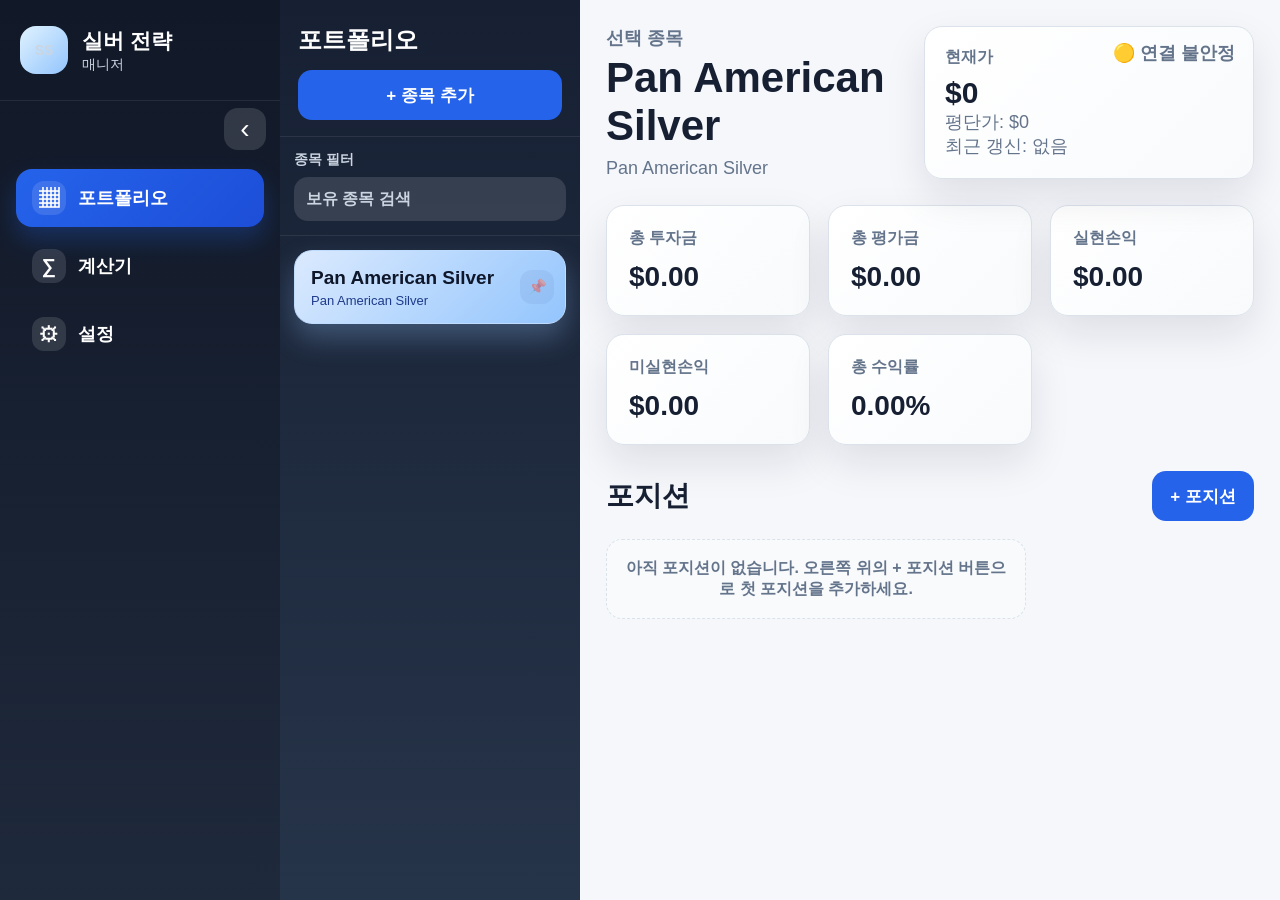
<file: index.html>
<!DOCTYPE html>
<html lang="ko">
<head>
    <meta charset="UTF-8">
    <meta name="viewport" content="width=device-width, initial-scale=1.0">

    <title>Silver Strategy Manager</title>

    <link rel="stylesheet" href="css/style.css">
</head>

<body>

<div class="layout" id="appLayout">

    <aside class="sidebar app-sidebar" id="appSidebar">

        <div class="logo">
            <span class="logo-mark">SS</span>
            <div class="logo-text">
                <h2>실버 전략</h2>
                <span>매니저</span>
            </div>
        </div>

        <button
            id="sidebarToggle"
            class="sidebar-toggle"
            type="button"
            aria-label="좌측 메뉴 접기">
            ‹
        </button>

        <nav>
            <button class="menu active" data-page="portfolio">
                <span class="menu-icon">▦</span>
                <span class="menu-label">포트폴리오</span>
            </button>

            <button class="menu" data-page="calculator">
                <span class="menu-icon">∑</span>
                <span class="menu-label">계산기</span>
            </button>

            <button class="menu" data-page="settings">
                <span class="menu-icon">⚙</span>
                <span class="menu-label">설정</span>
            </button>
        </nav>

    </aside>

    <main class="content app-content">
        <iframe
            id="pageFrame"
            src="pages/portfolio.html"
            title="실버 전략 매니저 화면">
        </iframe>
    </main>

</div>

<script src="js/appConfig.js"></script>
<script src="js/settingsStore.js"></script>
<script src="js/app.js"></script>

</body>
</html>
</file>
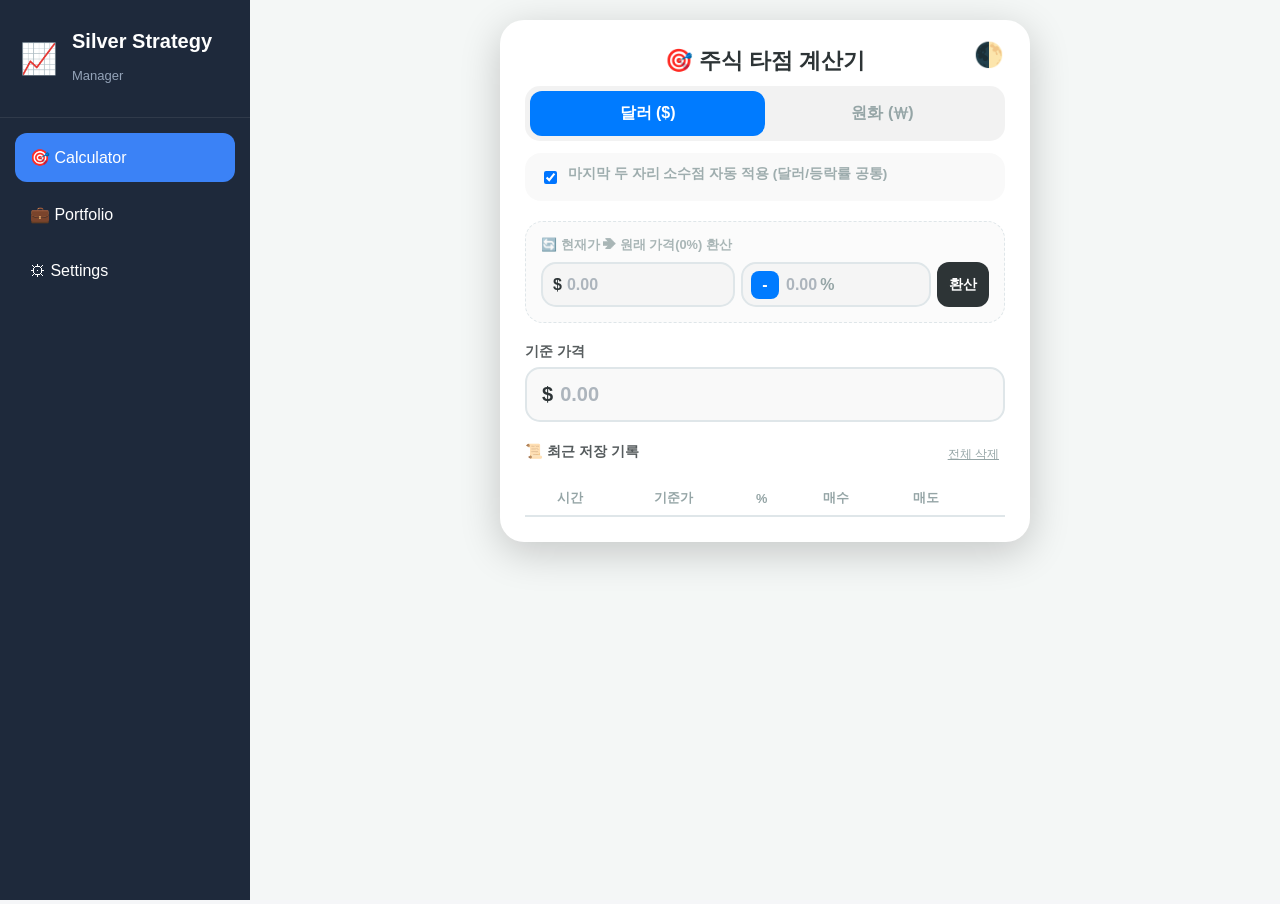
<file: project/index.html>
<!DOCTYPE html>
<html lang="ko">
<head>
    <meta charset="UTF-8">
    <meta name="viewport" content="width=device-width, initial-scale=1.0">

    <title>Silver Strategy Manager</title>

    <link rel="stylesheet" href="css/style.css">
</head>

<body>

<div class="layout">

    <aside class="sidebar">

        <div class="logo">
            📈
            <div>
                <h2>Silver Strategy</h2>
                <span>Manager</span>
            </div>
        </div>

        <nav>

            <button class="menu active"
                    data-page="calculator">
                🎯
                Calculator
            </button>

            <button class="menu"
                    data-page="portfolio">
                💼
                Portfolio
            </button>

            <button class="menu"
                    data-page="settings">
                ⚙
                Settings
            </button>

        </nav>

    </aside>

    <main class="content">

        <iframe
            id="pageFrame"
            src="pages/calculator.html"
            frameborder="0">
        </iframe>

    </main>

</div>

<script src="js/app.js"></script>

</body>
</html>
</file>
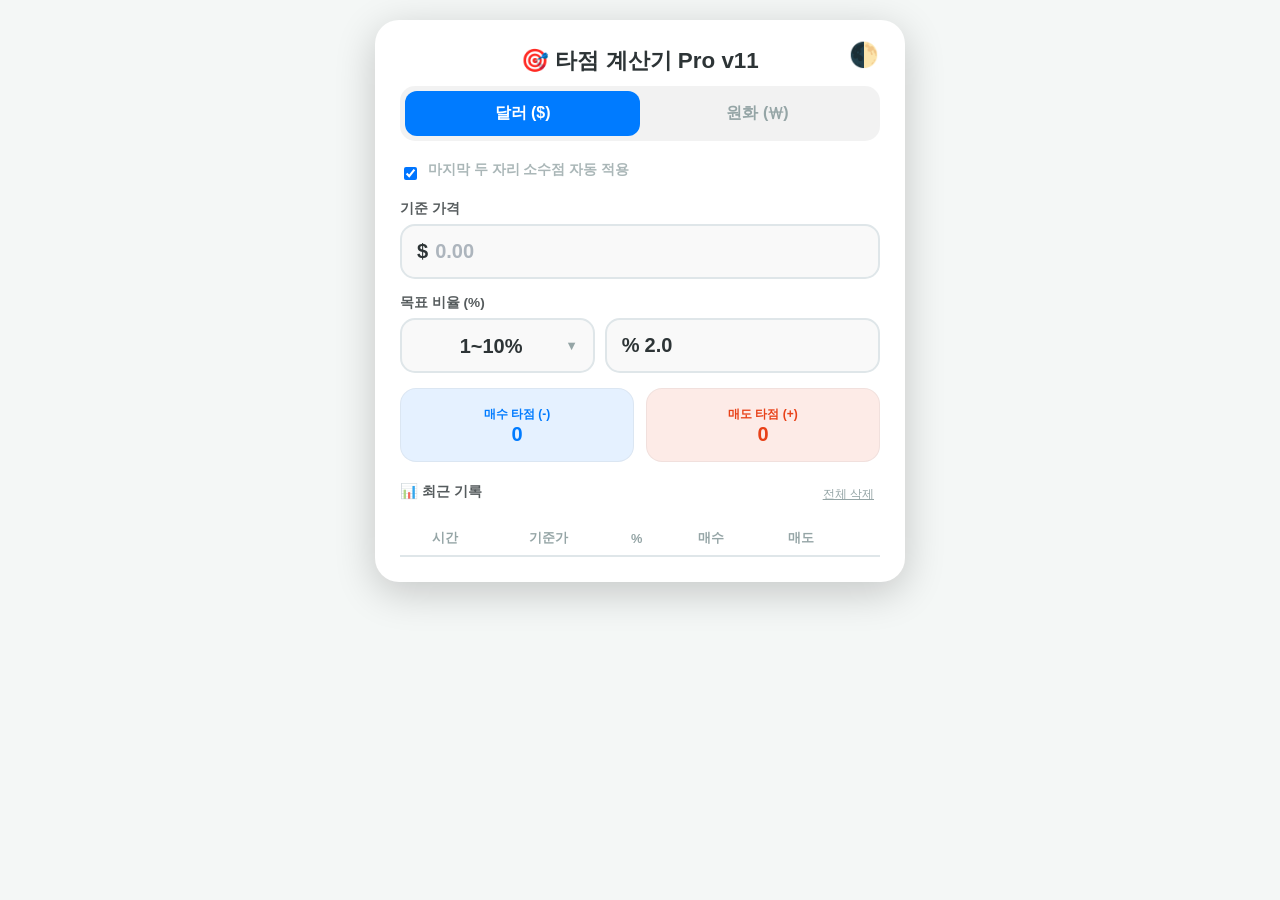
<file: calc.html>
<!DOCTYPE html>
<html lang="ko">
<head>
    <meta charset="UTF-8">
    <meta name="viewport" content="width=device-width, initial-scale=1.0">
    <title>주식 타점 계산기</title>
    <style>
        :root {
            --bg: #f4f7f6; --card: #ffffff; --primary: #2d3436; 
            --input-border: #dfe6e9; --buy: #007bff; --sell: #e84118; --gray: #95a5a6;
            --ghost: #adb5bd; --select-bg: #ffffff;
        }
        .dark-mode {
            --bg: #1a1a1a; --card: #2d2d2d; --primary: #ecf0f1; 
            --input-border: #444; --buy: #3498db; --sell: #ff7675; --gray: #888;
            --ghost: #666; --select-bg: #3d3d3d;
        }

        body { font-family: 'Pretendard', sans-serif; background: var(--bg); margin: 0; padding: 20px; display: flex; justify-content: center; color: var(--primary); transition: 0.3s; }
        .container { background: var(--card); padding: 25px; border-radius: 24px; box-shadow: 0 10px 40px rgba(0,0,0,0.2); width: 100%; max-width: 480px; position: relative; }
        
        .theme-switch { position: absolute; top: 20px; right: 20px; cursor: pointer; font-size: 1.5rem; background: none; border: none; z-index: 10; }
        h2 { text-align: center; margin: 0 0 10px 0; font-size: 1.4rem; }
        
        .currency-toggle { display: flex; background: rgba(128,128,128,0.1); padding: 5px; border-radius: 15px; margin-bottom: 20px; }
        .currency-toggle button { flex: 1; border: none; padding: 12px; border-radius: 12px; cursor: pointer; font-weight: bold; font-size: 1rem; color: var(--gray); background: transparent; }
        .active-usd { background: var(--buy) !important; color: white !important; }
        .active-krw { background: var(--sell) !important; color: white !important; }

        .input-group { margin-bottom: 15px; }
        label { display: block; margin-bottom: 6px; font-weight: 700; font-size: 0.85rem; opacity: 0.8; }
        
        /* 통합 필드 디자인 (커서 클릭 유도) */
        .field-wrapper { display: flex; align-items: center; background: rgba(128,128,128,0.05); border: 2px solid var(--input-border); border-radius: 15px; padding: 0 15px; height: 55px; box-sizing: border-box; cursor: text; transition: 0.2s; }
        .field-wrapper:focus-within { border-color: var(--buy); background: rgba(0,123,255,0.05); }
        
        /* 초정밀 클린 입력창 */
        .clean-input { border: none; background: transparent; outline: none; color: var(--primary); font-family: inherit; font-size: 1.25rem; font-weight: 600; padding: 0; margin: 0; height: 100%; box-sizing: border-box; caret-color: var(--buy); }
        .clean-input[type="number"]::-webkit-outer-spin-button, .clean-input[type="number"]::-webkit-inner-spin-button { -webkit-appearance: none; margin: 0; }
        .clean-input[type="number"] { -moz-appearance: textfield; }
        select.clean-input { cursor: pointer; appearance: none; -webkit-appearance: none; }
        select.clean-input option { background-color: var(--select-bg); color: var(--primary); }

        /* 고스트 텍스트 (입력값과 폰트 속성 동일화) */
        .ghost-text { color: var(--ghost); font-weight: 600; font-size: 1.25rem; pointer-events: none; }
        .option-group { display: flex; align-items: center; gap: 8px; margin-bottom: 15px; font-size: 0.85rem; color: var(--gray); }

        .results { margin-top: 15px; display: grid; grid-template-columns: 1fr 1fr; gap: 12px; }
        .res-box { padding: 15px; border-radius: 16px; text-align: center; border: 1px solid rgba(128,128,128,0.1); }
        .buy-box { background: rgba(0, 123, 255, 0.1); color: var(--buy); }
        .sell-box { background: rgba(232, 65, 24, 0.1); color: var(--sell); }
        .res-value { font-size: 1.25rem; font-weight: 800; display: block; }
        
        .history-table { width: 100%; border-collapse: collapse; font-size: 0.8rem; margin-top: 15px; }
        .history-table th { border-bottom: 2px solid var(--input-border); padding: 8px; color: var(--gray); }
        .history-table td { padding: 10px 4px; border-bottom: 1px solid var(--input-border); text-align: center; }
        .btn-del { color: var(--sell); cursor: pointer; border: none; background: none; font-size: 1.1rem; font-weight: bold;}
    </style>
</head>
<body>

<div class="container">
    <button class="theme-switch" onclick="toggleTheme()">🌓</button>
    <h2>🎯 타점 계산기 Pro v11</h2>
    
    <div class="currency-toggle">
        <button id="btnUSD" class="active-usd" onclick="setCurrency('USD')">달러 ($)</button>
        <button id="btnKRW" onclick="setCurrency('KRW')">원화 (₩)</button>
    </div>

    <div id="usdOption" class="option-group">
        <input type="checkbox" id="autoDecimal" checked onchange="handleInput()">
        <label for="autoDecimal" style="cursor:pointer;">마지막 두 자리 소수점 자동 적용</label>
    </div>

    <div class="input-group">
        <label>기준 가격</label>
        <div class="field-wrapper" onclick="document.getElementById('basePrice').focus()">
            <span id="priceSymbol" style="font-weight:800; margin-right:5px; font-size:1.25rem;">$</span>
            <input type="text" inputmode="decimal" id="basePrice" class="clean-input" style="width: 2px;" oninput="handleInput()" onkeydown="handlePriceKey(event)">
            <span id="ghostText" class="ghost-text">0.00</span>
        </div>
    </div>

    <div class="input-group">
        <label>목표 비율 (%)</label>
        <div style="display: flex; gap: 10px;">
            <div class="field-wrapper" style="flex: 1;">
                <select id="percentSelect" class="clean-input" style="width: 100%; text-align:center;" onchange="syncPercent(this.value)">
                    <option value="">1~10%</option>
                    <script>for(let i=1; i<=10; i++) document.write(`<option value="${i}">${i}%</option>`);</script>
                </select>
                <span style="pointer-events:none; font-size:0.8rem; color:var(--gray);">▼</span>
            </div>
            <div class="field-wrapper" style="flex: 1.5;" onclick="document.getElementById('percentInput').focus()">
                <span style="font-weight:800; margin-right:5px; font-size:1.25rem;">%</span>
                <input type="number" id="percentInput" value="2.0" step="1" class="clean-input" style="width: 100%;" onkeydown="handleEnter(event)">
            </div>
        </div>
    </div>

    <div class="results">
        <div class="res-box buy-box">
            <span style="font-size:0.75rem; font-weight:600;">매수 타점 (-)</span>
            <span id="buyVal" class="res-value">0</span>
        </div>
        <div class="res-box sell-box">
            <span style="font-size:0.75rem; font-weight:600;">매도 타점 (+)</span>
            <span id="sellVal" class="res-value">0</span>
        </div>
    </div>

    <div class="history-section" style="margin-top:20px;">
        <div style="display:flex; justify-content: space-between; align-items:center;">
            <label style="font-weight:700; font-size:0.9rem;">📊 최근 기록</label>
            <button onclick="clearAllHistory()" style="background:none; border:none; color:var(--gray); cursor:pointer; font-size:0.75rem; text-decoration:underline;">전체 삭제</button>
        </div>
        <table class="history-table">
            <thead>
                <tr><th>시간</th><th>기준가</th><th>%</th><th>매수</th><th>매도</th><th></th></tr>
            </thead>
            <tbody id="historyBody"></tbody>
        </table>
    </div>
</div>

<script>
    let currency = 'USD';

    function toggleTheme() { document.body.classList.toggle('dark-mode'); }

    function setCurrency(type) {
        currency = type;
        document.getElementById('btnUSD').className = type === 'USD' ? 'active-usd' : '';
        document.getElementById('btnKRW').className = type === 'KRW' ? 'active-krw' : '';
        document.getElementById('priceSymbol').innerText = type === 'USD' ? '$' : '₩';
        document.getElementById('usdOption').style.display = type === 'USD' ? 'flex' : 'none';
        
        document.getElementById('basePrice').value = '';
        handleInput();
        document.getElementById('basePrice').focus();
    }

    // [핵심] 빈 공간 제거 및 초정밀 너비 조절 로직
    function handleInput() {
        let el = document.getElementById('basePrice');
        let ghostEl = document.getElementById('ghostText');
        let autoDec = document.getElementById('autoDecimal') ? document.getElementById('autoDecimal').checked : false;

        let val = el.value.replace(/[^0-9.]/g, '');
        const dotParts = val.split('.');
        if (dotParts.length > 2) val = dotParts[0] + '.' + dotParts.slice(1).join('');

        if (currency === 'USD' && autoDec) {
            let justNumbers = val.replace(/\./g, '');
            if (!justNumbers) {
                el.value = '';
                ghostEl.textContent = '0.00';
            } else {
                let num = parseInt(justNumbers, 10);
                el.value = (num / 100).toFixed(2);
                ghostEl.textContent = ''; 
            }
        } else {
            el.value = val;
            if (!val) {
                // 비어있을 때는 예시 텍스트(0.00 또는 0) 세팅
                ghostEl.textContent = (currency === 'USD') ? '0.00' : '0';
            } else {
                if (currency === 'KRW') {
                    ghostEl.textContent = val.endsWith('00') ? "" : (val.endsWith('0') ? "0" : "00");
                } else {
                    if (!val.includes('.')) ghostEl.textContent = ".00";
                    else if (val.endsWith('.')) ghostEl.textContent = "00";
                    else if (val.split('.')[1].length === 1) ghostEl.textContent = "0";
                    else ghostEl.textContent = "";
                }
            }
        }
        
        adjustWidth(el);
    }

    function adjustWidth(el) {
        let span = document.getElementById('widthCalcSpan');
        if(!span) {
            span = document.createElement('span');
            span.id = 'widthCalcSpan';
            span.style.visibility = 'hidden';
            span.style.position = 'absolute';
            span.style.whiteSpace = 'pre';
            span.style.fontFamily = "Pretendard, sans-serif";
            span.style.fontSize = "1.25rem";
            span.style.fontWeight = "600";
            document.body.appendChild(span);
        }
        
        if (!el.value) {
            // 값이 없을 땐 입력창 너비를 커서 크기(2px)로 최소화 -> 고스트가 딱 붙음
            el.style.width = '2px';
        } else {
            span.textContent = el.value;
            // 서브픽셀 단위로 너비 정확히 계산하여 간격 및 커서 어긋남 방지
            el.style.width = Math.ceil(span.getBoundingClientRect().width) + 1 + 'px';
        }
    }

    function syncPercent(val) { if(val) { document.getElementById('percentInput').value = val; addHistory(); } }
    function handlePriceKey(e) { if (e.key === 'Enter') document.getElementById('percentInput').focus(); }
    function handleEnter(e) { 
        if (e.key === 'Enter') { 
            addHistory(); 
            const bp = document.getElementById('basePrice');
            bp.focus(); 
            bp.select();
        } 
    }

    function getTickSize(price) {
        if (currency === 'USD') return 0.01;
        if (price < 2000) return 1; if (price < 5000) return 5; if (price < 20000) return 10;
        if (price < 50000) return 50; if (price < 200000) return 100; if (price < 500000) return 500;
        return 1000;
    }

    function addHistory() {
        let val = document.getElementById('basePrice').value;
        if (!val) return;
        
        let price = parseFloat(val);
        const autoDec = document.getElementById('autoDecimal').checked;

        if (currency === 'KRW' && !val.endsWith('00')) {
            price *= (val.endsWith('0') ? 10 : 100);
        }

        const pct = parseFloat(document.getElementById('percentInput').value);
        const tick = getTickSize(price);
        let buyNum = Math.round((price * (1 - pct / 100)) / tick) * tick;
        let sellNum = Math.round((price * (1 + pct / 100)) / tick) * tick;
        
        const format = currency === 'USD' ? { minimumFractionDigits: 2, maximumFractionDigits: 2 } : { maximumFractionDigits: 0 };
        document.getElementById('buyVal').innerText = buyNum.toLocaleString(undefined, format);
        document.getElementById('sellVal').innerText = sellNum.toLocaleString(undefined, format);

        const record = { id: Date.now(), time: new Date().toLocaleTimeString('ko-KR', {hour12:false, hour:'2-digit', minute:'2-digit'}), price, pct, buy: buyNum.toLocaleString(undefined, format), sell: sellNum.toLocaleString(undefined, format), currency };
        let history = JSON.parse(localStorage.getItem('stockHistory') || '[]');
        history.unshift(record);
        if(history.length > 8) history.pop();
        localStorage.setItem('stockHistory', JSON.stringify(history));
        displayHistory();
    }

    function displayHistory() {
        const history = JSON.parse(localStorage.getItem('stockHistory') || '[]');
        document.getElementById('historyBody').innerHTML = history.map(h => `
            <tr>
                <td>${h.time}</td>
                <td>${h.currency==='USD'?'$':'₩'}${h.price.toLocaleString(undefined, h.currency==='USD'?{minimumFractionDigits:2}:{})}</td>
                <td>${h.pct}%</td>
                <td style="font-weight:700; color:var(--buy)">${h.buy}</td>
                <td style="font-weight:700; color:var(--sell)">${h.sell}</td>
                <td><button class="btn-del" onclick="deleteHistory(${h.id})">×</button></td>
            </tr>
        `).join('');
    }

    function deleteHistory(id) {
        let history = JSON.parse(localStorage.getItem('stockHistory') || '[]');
        localStorage.setItem('stockHistory', JSON.stringify(history.filter(h => h.id !== id)));
        displayHistory();
    }

    function clearAllHistory() { if(confirm("기록을 삭제하시겠습니까?")) { localStorage.removeItem('stockHistory'); displayHistory(); } }

    window.onload = () => { displayHistory(); handleInput(); };
    document.querySelectorAll('input').forEach(i => i.addEventListener('focus', function() { this.select(); }));
</script>
</body>
</html>
</file>
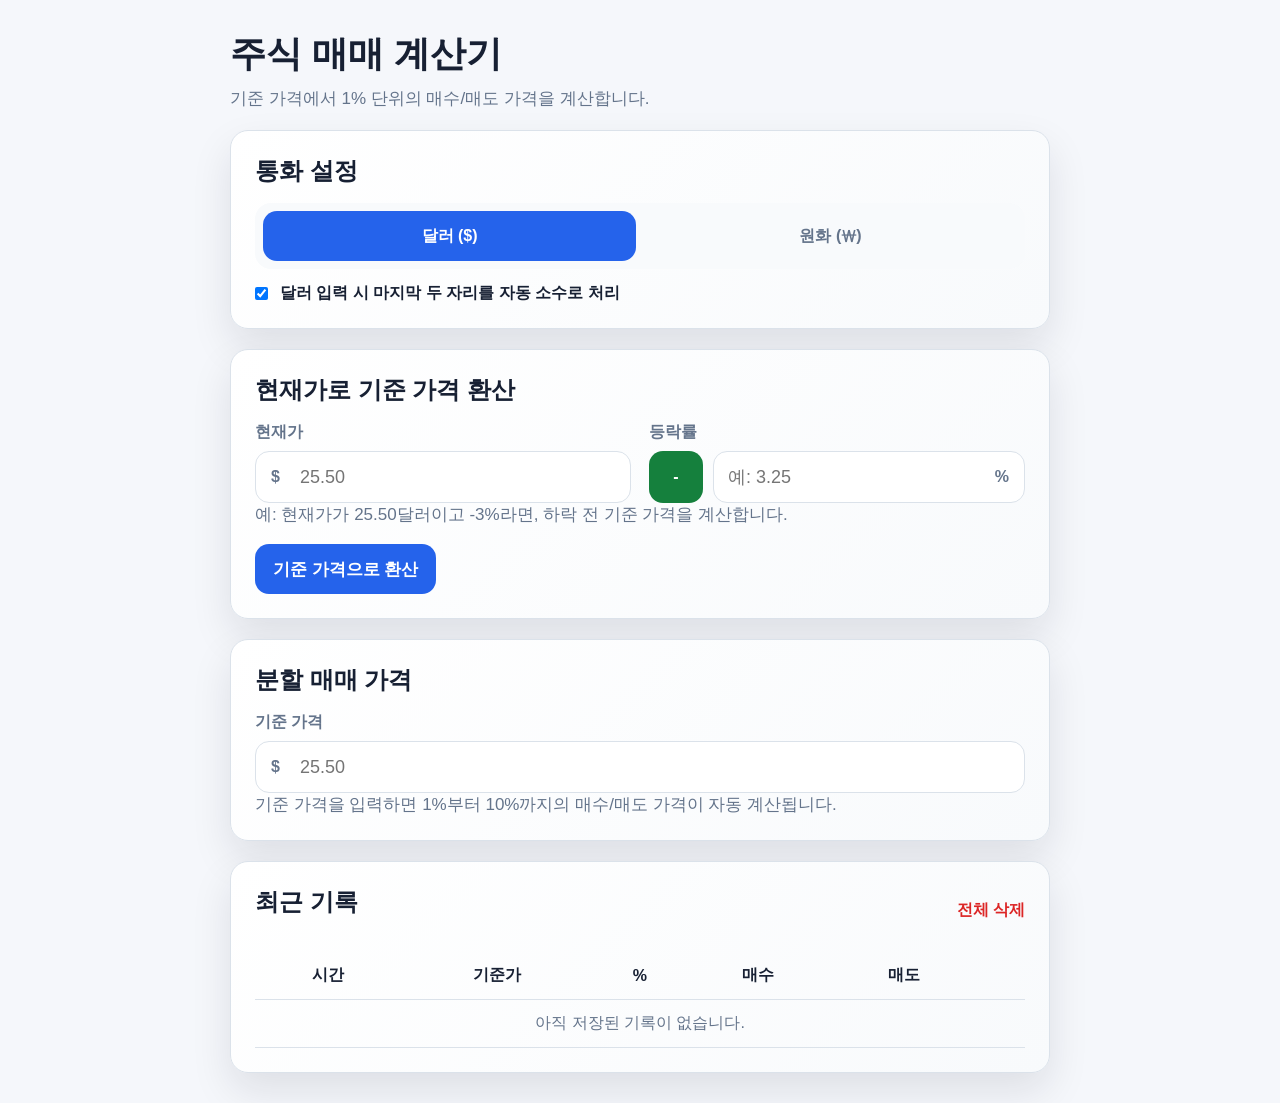
<file: pages/calculator.html>
<!DOCTYPE html>
<html lang="ko" class="scroll-page">
<head>
    <meta charset="UTF-8">
    <meta name="viewport" content="width=device-width, initial-scale=1.0">
    <title>계산기</title>
    <link rel="stylesheet" href="../css/style.css">
</head>

<body class="page-body calculator-body">
<main class="calculator-page">
    <div class="calculator-shell">

        <header class="calculator-header">
            <div>
                <h1>주식 매매 계산기</h1>
                <p>기준 가격에서 1% 단위의 매수/매도 가격을 계산합니다.</p>
            </div>
        </header>

        <section class="calculator-card">
            <h2>통화 설정</h2>

            <div class="segmented-control" role="group" aria-label="통화 선택">
                <button id="btnUSD" class="active" type="button" data-currency="USD">
                    달러 ($)
                </button>
                <button id="btnKRW" type="button" data-currency="KRW">
                    원화 (₩)
                </button>
            </div>

            <label class="option-line" for="autoDecimal">
                <input id="autoDecimal" type="checkbox" checked>
                달러 입력 시 마지막 두 자리를 자동 소수로 처리
            </label>
        </section>

        <section class="calculator-card">
            <h2>현재가로 기준 가격 환산</h2>

            <div class="calculator-grid">
                <div class="calculator-field">
                    <label for="currentPrice">현재가</label>
                    <div class="money-input-wrap">
                        <span class="currency-prefix" data-currency-symbol>$</span>
                        <input id="currentPrice" type="text" inputmode="decimal" placeholder="25.50">
                    </div>
                </div>

                <div class="calculator-field">
                    <label for="changePercent">등락률</label>
                    <div class="sign-control">
                        <button id="changeSignBtn" type="button" data-sign="-1">-</button>
                        <div class="percent-input-wrap">
                            <input id="changePercent" type="text" inputmode="decimal" placeholder="예: 3.25">
                        </div>
                    </div>
                </div>
            </div>

            <p class="helper-text">
                예: 현재가가 25.50달러이고 -3%라면, 하락 전 기준 가격을 계산합니다.
            </p>

            <div class="calculator-actions">
                <button id="convertPriceBtn" class="btn-primary" type="button">기준 가격으로 환산</button>
            </div>
        </section>

        <section class="calculator-card">
            <h2>분할 매매 가격</h2>

            <div class="calculator-field">
                <label for="basePrice">기준 가격</label>
                <div class="money-input-wrap">
                    <span class="currency-prefix" data-currency-symbol>$</span>
                    <input id="basePrice" type="text" inputmode="decimal" placeholder="25.50">
                </div>
            </div>

            <p class="helper-text">
                기준 가격을 입력하면 1%부터 10%까지의 매수/매도 가격이 자동 계산됩니다.
            </p>
        </section>

        <section id="targetSection" class="calculator-card" hidden>
            <h2>1% 단위 가격표</h2>

            <table class="target-table">
                <thead>
                    <tr>
                        <th>간격</th>
                        <th>매수 가격</th>
                        <th>매도 가격</th>
                        <th>기록</th>
                    </tr>
                </thead>
                <tbody id="targetTableBody"></tbody>
            </table>
        </section>

        <section class="calculator-card">
            <div class="section-title-row">
                <h2>최근 기록</h2>
                <button id="clearHistoryBtn" class="danger-link" type="button">전체 삭제</button>
            </div>

            <table class="history-table">
                <thead>
                    <tr>
                        <th>시간</th>
                        <th>기준가</th>
                        <th>%</th>
                        <th>매수</th>
                        <th>매도</th>
                        <th></th>
                    </tr>
                </thead>
                <tbody id="historyBody"></tbody>
            </table>
        </section>

    </div>
</main>

<script src="../js/settingsStore.js"></script>
<script src="../js/uiFeedback.js"></script>
<script src="../js/calculator.js"></script>
</body>
</html>
</file>
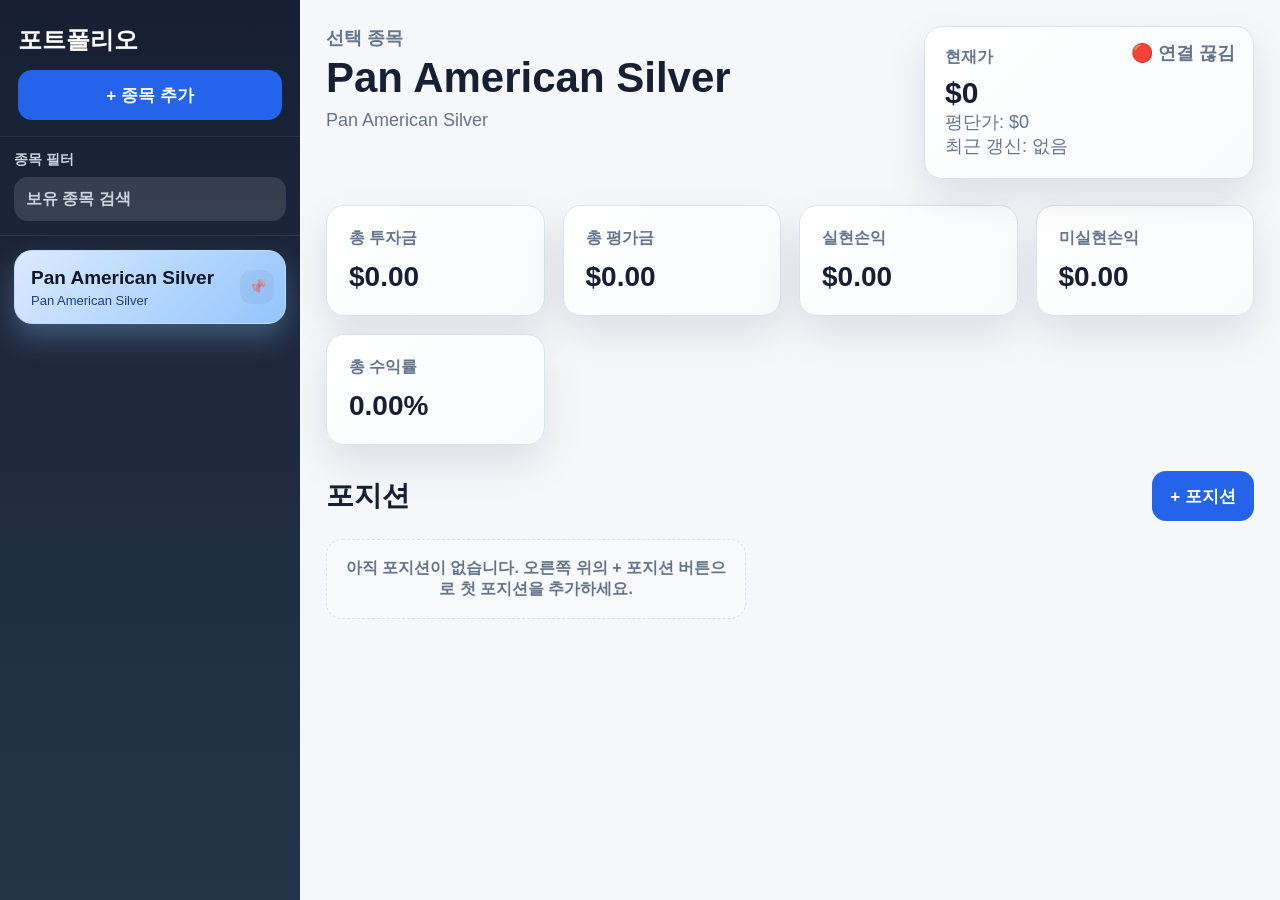
<file: pages/portfolio.html>
<!DOCTYPE html>
<html lang="ko" class="fixed-page">
<head>
<meta charset="UTF-8">
<meta name="viewport" content="width=device-width, initial-scale=1.0">
<title>포트폴리오</title>
<link rel="stylesheet" href="../css/style.css">
</head>

<body class="page-body portfolio-body">

<div class="layout portfolio-layout">

    <aside class="sidebar portfolio-sidebar">

        <div class="header">
            <h2>포트폴리오</h2>

            <button id="addStockBtn" class="sidebar-action">
                + 종목 추가
            </button>
        </div>

        <div class="stock-filter">
            <label for="stockFilterInput">종목 필터</label>
            <input id="stockFilterInput" type="text" placeholder="보유 종목 검색">
        </div>

        <div class="stock-list" id="stockList"></div>

    </aside>

    <main class="content portfolio-content">

        <section class="portfolio-header">
            <div>
                <p class="eyebrow">선택 종목</p>
                <h1 id="stockTitle">PAAS</h1>
                <p id="stockDescription">종목을 선택해 주세요.</p>
            </div>

            <div class="price-panel">
                <div>
                    <label>현재가</label>
                    <strong id="currentPriceText">$0.00</strong>
                    <p id="averagePriceText">평단가: $0</p>
                    <p id="priceUpdatedAt">최근 갱신: 없음</p>
                    <p id="priceApiStatus" class="api-status status-wait">상태 확인 중</p>
                </div>
                <button id="updatePriceBtn" class="btn-primary visually-hidden" type="button">현재가 새로고침</button>
                <input id="currentPrice" type="number" step="0.01" class="visually-hidden" aria-hidden="true">
            </div>
        </section>

        <section id="dashboard" class="dashboard">
            <div class="dash-card">
                <div>총 투자금</div>
                <strong id="totalBuy">$0.00</strong>
            </div>

            <div class="dash-card">
                <div>총 평가금</div>
                <strong id="totalValue">$0.00</strong>
            </div>

            <div class="dash-card">
                <div>실현손익</div>
                <strong id="realizedPnL">$0.00</strong>
            </div>

            <div class="dash-card">
                <div>미실현손익</div>
                <strong id="unrealizedPnL">$0.00</strong>
            </div>

            <div class="dash-card">
                <div>총 수익률</div>
                <strong id="totalRate">0.00%</strong>
            </div>
        </section>

        <section id="positionSection">
            <div class="section-title-row">
                <h2>포지션</h2>
                <button id="addPositionBtn" class="btn-primary" type="button">+ 포지션</button>
            </div>

            <div id="positionList" class="position-list">
                아직 포지션이 없습니다.
            </div>
        </section>

    </main>

</div>

<div id="stockContextMenu" class="context-menu" hidden>
    <button id="openStockSettingsMenuBtn" type="button">종목 설정</button>
    <button id="deleteStockMenuBtn" type="button">삭제</button>
</div>

<div id="stockForm" class="modal" aria-hidden="true">
    <div class="modal-content stock-modal-content">
        <h2>종목 추가</h2>

        <div class="form-row">
            <label for="stockSearchInput">종목 검색</label>
            <div class="stock-search-row modal-search-row">
                <input id="stockSearchInput" type="text" placeholder="예: QQQ, TSLA, PAAS">
                <button id="searchStockBtn" class="btn-primary" type="button">검색</button>
            </div>
        </div>

        <div id="stockSearchResults" class="stock-search-results modal-search-results"></div>

        <details id="manualStockDetails" class="manual-stock-fields">
            <summary>직접 추가</summary>
            <div class="manual-stock-body">
                <p>검색 결과가 부족하면 직접 추가할 수 있습니다.</p>
                <input id="stockName" type="text" placeholder="표시 이름">
                <textarea id="stockMemo" rows="3" placeholder="메모"></textarea>
                <div class="button-row compact">
                    <button id="cancelStockBtn" class="btn-secondary" type="button">취소</button>
                    <button id="saveStockBtn" class="btn-primary" type="button">직접 추가</button>
                </div>
            </div>
        </details>
    </div>
</div>

<div id="stockSettingsModal" class="modal" aria-hidden="true">
    <div class="modal-content">
        <h2>종목 설정</h2>

        <div class="form-row">
            <label for="stockDisplayName">표시 이름</label>
            <input id="stockDisplayName" type="text" placeholder="예: 파나">
        </div>

        <div class="form-row">
            <label>시세 연결</label>
            <div class="quote-connection-panel">
                <strong id="quoteConnectionState">⚪ 연결되지 않음</strong>
                <span id="quoteConnectionName"></span>
                <small id="quoteConnectionExchange"></small>
            </div>
        </div>

        <div class="button-row">
            <button id="openQuoteConnectBtn" class="btn-secondary" type="button">시세 연결</button>
            <button id="cancelStockSettingsBtn" class="btn-secondary" type="button">취소</button>
            <button id="saveStockSettingsBtn" class="btn-primary" type="button">저장</button>
        </div>
    </div>
</div>

<div id="quoteConnectionModal" class="modal" aria-hidden="true">
    <div class="modal-content stock-modal-content">
        <h2>시세 연결</h2>

        <div class="form-row">
            <label for="quoteSearchInput">검색</label>
            <div class="stock-search-row modal-search-row">
                <input id="quoteSearchInput" type="text" placeholder="예: Pan">
                <button id="searchQuoteBtn" class="btn-primary" type="button">검색</button>
            </div>
        </div>

        <div id="quoteSearchResults" class="stock-search-results modal-search-results"></div>

        <div class="button-row compact">
            <button id="cancelQuoteConnectionBtn" class="btn-secondary" type="button">취소</button>
        </div>
    </div>
</div>

<div id="positionModal" class="modal" aria-hidden="true">
    <div class="modal-content">
        <h2 id="positionModalTitle">포지션 추가</h2>

        <div class="form-row">
            <label for="buyPrice">매수가</label>
            <input id="buyPrice" type="text" inputmode="decimal">
        </div>

        <div class="form-row">
            <label for="buyQty">수량</label>
            <input id="buyQty" type="text" inputmode="decimal">
        </div>

        <div class="form-row">
            <label for="buyDate">매수일</label>
            <input id="buyDate" type="date">
        </div>

        <div class="form-row">
            <label for="buyMemo">메모</label>
            <textarea id="buyMemo" rows="4"></textarea>
        </div>

        <div class="button-row">
            <button id="cancelPositionBtn" class="btn-secondary" type="button">취소</button>
            <button id="savePositionBtn" class="btn-primary" type="button">저장</button>
        </div>
    </div>
</div>

<div id="tradeModal" class="modal" aria-hidden="true">
    <div class="modal-content">
        <h2 id="tradeModalTitle">부분매도</h2>

        <div class="form-row">
            <label for="sellPrice">매도가</label>
            <input id="sellPrice" type="text" inputmode="decimal">
        </div>

        <div class="form-row">
            <label for="sellQty">매도수량</label>
            <input id="sellQty" type="text" inputmode="decimal">
        </div>

        <div class="button-row">
            <button id="cancelTradeBtn" class="btn-secondary" type="button">취소</button>
            <button id="saveTradeBtn" class="btn-primary" type="button">저장</button>
        </div>
    </div>
</div>

<script src="../js/appConfig.js"></script>
<script src="../js/settingsStore.js"></script>
<script src="../js/uiFeedback.js"></script>
<script src="../js/storage.js"></script>
<script src="../js/dashboard.js"></script>
<script src="../js/priceProvider.js"></script>
<script src="../js/refreshManager.js"></script>
<script src="../js/positionService.js"></script>
<script src="../js/portfolio.js"></script>
</body>
</html>
</file>
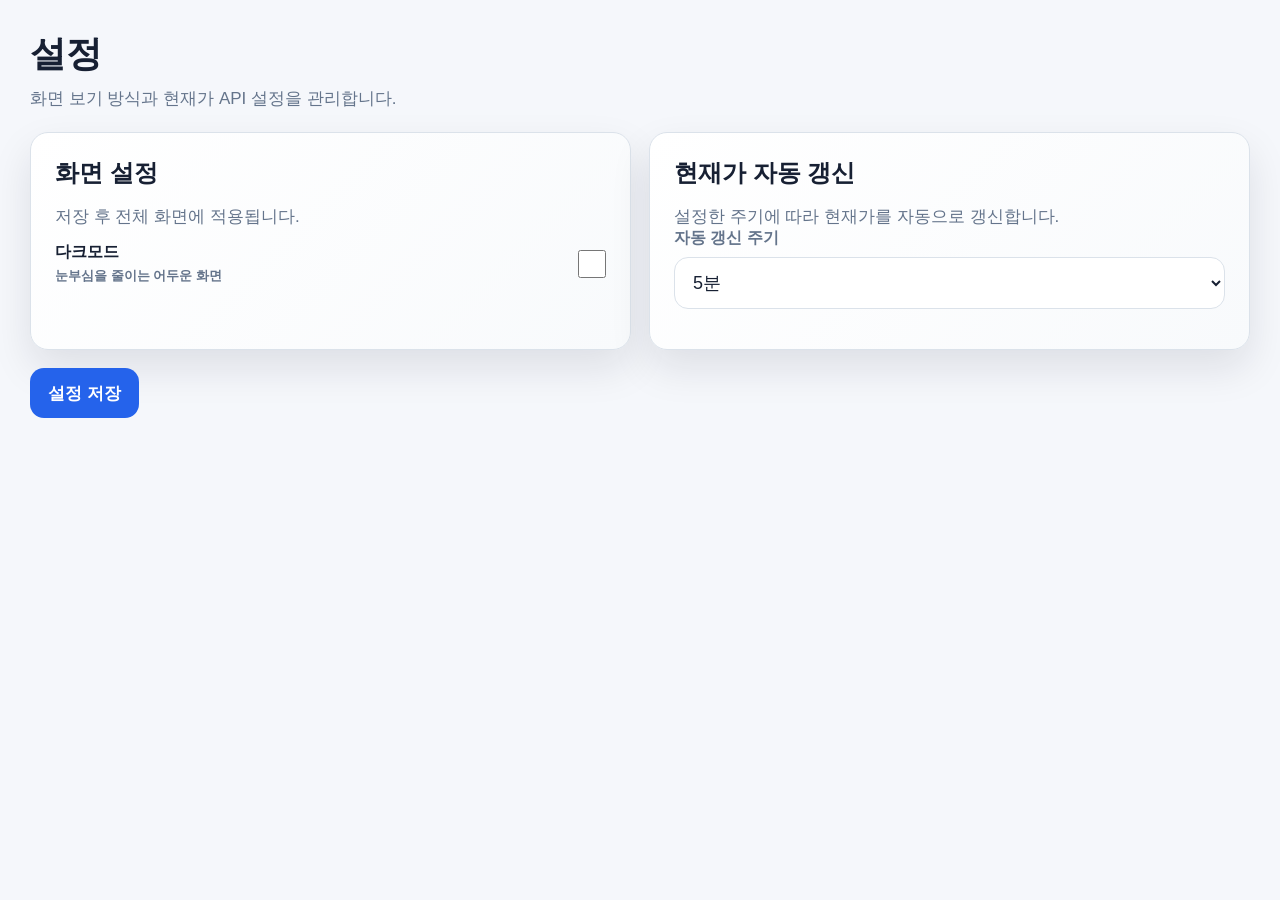
<file: pages/settings.html>
<!DOCTYPE html>
<html lang="ko" class="scroll-page">
<head>
<meta charset="UTF-8">
<meta name="viewport" content="width=device-width, initial-scale=1.0">
<title>설정</title>
<link rel="stylesheet" href="../css/style.css">
</head>

<body class="page-body settings-body">
<main class="content page-content">
    <section class="settings-hero">
        <div>
            <h1>설정</h1>
            <p>화면 보기 방식과 현재가 API 설정을 관리합니다.</p>
        </div>
    </section>

    <section class="settings-grid">
        <article class="panel settings-card">
            <div>
                <h2>화면 설정</h2>
                <p>저장 후 전체 화면에 적용됩니다.</p>
            </div>

            <label class="switch-row" for="darkModeToggle">
                <span>
                    <strong>다크모드</strong>
                    <small>눈부심을 줄이는 어두운 화면</small>
                </span>
                <input id="darkModeToggle" type="checkbox">
            </label>
        </article>

        <article class="panel settings-card">
            <div>
                <h2>현재가 자동 갱신</h2>
                <p>설정한 주기에 따라 현재가를 자동으로 갱신합니다.</p>
            </div>

            <div class="form-group">
                <label for="apiRefreshInterval">자동 갱신 주기</label>
                <select id="apiRefreshInterval" class="select-input">
                    <option value="1">1분</option>
                    <option value="5">5분</option>
                    <option value="10">10분</option>
                    <option value="30">30분</option>
                    <option value="60">1시간</option>
                </select>
            </div>
        </article>
    </section>

    <div class="settings-actions">
        <button id="saveSettingsBtn" class="btn-primary" type="button">설정 저장</button>
        <span id="settingsSavedText" class="save-state" aria-live="polite"></span>
    </div>
</main>

<script src="../js/appConfig.js"></script>
<script src="../js/settingsStore.js"></script>
<script src="../js/uiFeedback.js"></script>
<script src="../js/settings.js"></script>
</body>
</html>
</file>
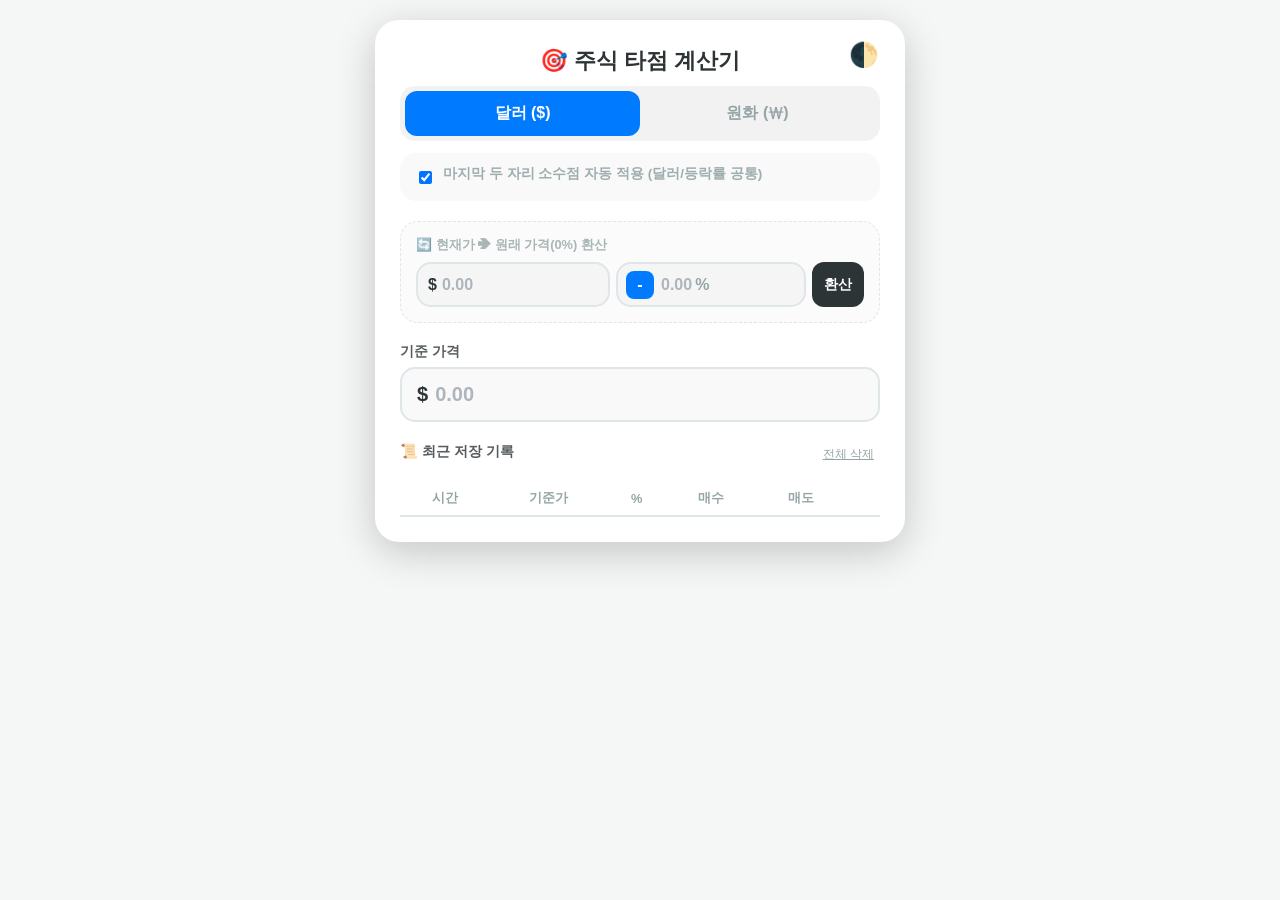
<file: project/pages/calculator.html>
<!DOCTYPE html>
<html lang="ko">
<head>
    <meta charset="UTF-8">
    <meta name="viewport" content="width=device-width, initial-scale=1.0">
    <title>주식 타점 계산기</title>
    <style>
        :root {
            --bg: #f4f7f6; --card: #ffffff; --primary: #2d3436; 
            --input-border: #dfe6e9; --buy: #007bff; --sell: #e84118; --gray: #95a5a6;
            --ghost: #adb5bd; --select-bg: #ffffff;
        }
        .dark-mode {
            --bg: #1a1a1a; --card: #2d2d2d; --primary: #ecf0f1; 
            --input-border: #444; --buy: #3498db; --sell: #ff7675; --gray: #888;
            --ghost: #666; --select-bg: #3d3d3d;
        }

        body { font-family: 'Pretendard', sans-serif; background: var(--bg); margin: 0; padding: 20px; display: flex; justify-content: center; color: var(--primary); transition: 0.3s; }
        .container { background: var(--card); padding: 25px; border-radius: 24px; box-shadow: 0 10px 40px rgba(0,0,0,0.2); width: 100%; max-width: 480px; position: relative; }
        
        .theme-switch { position: absolute; top: 20px; right: 20px; cursor: pointer; font-size: 1.5rem; background: none; border: none; z-index: 10; }
        h2 { text-align: center; margin: 0 0 10px 0; font-size: 1.4rem; }
        
        .currency-toggle { display: flex; background: rgba(128,128,128,0.1); padding: 5px; border-radius: 15px; margin-bottom: 12px; }
        .currency-toggle button { flex: 1; border: none; padding: 12px; border-radius: 12px; cursor: pointer; font-weight: bold; font-size: 1rem; color: var(--gray); background: transparent; }
        .active-usd { background: var(--buy) !important; color: white !important; }
        .active-krw { background: var(--sell) !important; color: white !important; }

        .input-group { margin-bottom: 15px; }
        label { display: block; margin-bottom: 6px; font-weight: 700; font-size: 0.85rem; opacity: 0.8; }
        
        .field-wrapper { display: flex; align-items: center; background: rgba(128,128,128,0.05); border: 2px solid var(--input-border); border-radius: 15px; padding: 0 15px; height: 55px; box-sizing: border-box; cursor: text; transition: 0.2s; }
        .field-wrapper:focus-within { border-color: var(--buy); background: rgba(0,123,255,0.05); }
        
        .clean-input { border: none; background: transparent; outline: none; color: var(--primary); font-family: inherit; font-size: 1.25rem; font-weight: 600; padding: 0; margin: 0; height: 100%; box-sizing: border-box; caret-color: var(--buy); }
        .clean-input[type="number"]::-webkit-outer-spin-button, .clean-input[type="number"]::-webkit-inner-spin-button { -webkit-appearance: none; margin: 0; }
        .clean-input[type="number"] { -moz-appearance: textfield; }
        
        .ghost-text { color: var(--ghost); font-weight: 600; font-size: 1.25rem; pointer-events: none; transition: opacity 0.1s ease; }
        .option-group { display: flex; align-items: center; gap: 8px; margin-bottom: 20px; font-size: 0.85rem; color: var(--gray); }

        .history-table { width: 100%; border-collapse: collapse; font-size: 0.8rem; margin-top: 15px; }
        .history-table th { border-bottom: 2px solid var(--input-border); padding: 8px; color: var(--gray); }
        .history-table td { padding: 10px 4px; border-bottom: 1px solid var(--input-border); text-align: center; }
        .btn-del { color: var(--sell); cursor: pointer; border: none; background: none; font-size: 1.1rem; font-weight: bold;}
        .sign-btn { border: none; color: white; font-weight: 900; border-radius: 8px; width: 28px; height: 28px; cursor: pointer; font-size: 1rem; display: flex; align-items: center; justify-content: center; transition: 0.1s; margin-right: 5px; }
        
        .row-save-btn { background: var(--primary); color: var(--card); border: none; padding: 5px 10px; border-radius: 8px; font-weight: bold; cursor: pointer; font-size: 0.75rem; transition: 0.1s; }
        .row-save-btn:hover { opacity: 0.8; }
    </style>
</head>
<body>

<div class="container">
    <button class="theme-switch" onclick="toggleTheme()">🌓</button>
    <h2>🎯 주식 타점 계산기 </h2>
    
    <div class="currency-toggle">
        <button id="btnUSD" class="active-usd" onclick="setCurrency('USD')">달러 ($)</button>
        <button id="btnKRW" onclick="setCurrency('KRW')">원화 (₩)</button>
    </div>

    <div class="option-group" style="background: rgba(128,128,128,0.05); padding: 12px 15px; border-radius: 16px;">
        <input type="checkbox" id="autoDecimal" checked onchange="handleAllInputsReset()">
        <label for="autoDecimal" style="cursor:pointer; font-weight:700; opacity:0.9;">마지막 두 자리 소수점 자동 적용 (달러/등락률 공통)</label>
    </div>

    <div class="input-group" style="background: rgba(128,128,128,0.03); padding: 15px; border-radius: 18px; border: 1px dashed var(--input-border); margin-bottom: 20px;">
        <label style="color: var(--gray); font-size: 0.8rem; margin-bottom: 8px;">🔄 현재가 ➔ 원래 가격(0%) 환산</label>
        <div style="display: flex; gap: 6px; align-items: center;">
            <div class="field-wrapper" style="flex: 1.3; height: 45px; padding: 0 10px;" onclick="document.getElementById('currPrice').focus()">
                <span class="currPriceSymbol" style="font-weight:800; margin-right:3px; font-size:1rem;">$</span>
                <input type="text" inputmode="decimal" id="currPrice" autocomplete="off" autocorrect="off" spellcheck="false" class="clean-input" style="width: 2px; font-size: 1rem;" onkeydown="interceptDotKey(event, this)" oninput="handleCurrPriceInput(event)" onkeydown="if(event.key==='Enter'){event.preventDefault();document.getElementById('currChange').focus();}">
                <span id="currPriceGhostText" class="ghost-text" style="font-size: 1rem;">0.00</span>
            </div>
            
            <div class="field-wrapper" style="flex: 1.3; height: 45px; padding: 0 8px;" onclick="document.getElementById('currChange').focus()">
                <button id="changeSignBtn" type="button" tabindex="-1" class="sign-btn" style="background: var(--buy);" onclick="event.stopPropagation(); toggleChangeSign();">-</button>
                <input type="text" inputmode="decimal" id="currChange" autocomplete="off" autocorrect="off" spellcheck="false" class="clean-input" style="width: 2px; font-size: 1rem;" onkeydown="interceptDotKey(event, this)" oninput="handleCurrChangeInput(event)" onkeydown="if(event.key==='Enter'){event.preventDefault();convertOriginalPrice();}">
                <span id="currChangeGhostText" class="ghost-text" style="font-size: 1rem;">0.00</span>
                <span style="font-weight:800; margin-left:3px; font-size:1rem; color: var(--gray);">%</span>
            </div>
            <button onclick="convertOriginalPrice()" style="background: var(--primary); color: var(--card); border: none; padding: 0 12px; border-radius: 12px; font-weight: bold; cursor: pointer; font-size: 0.85rem; height: 45px; white-space: nowrap;">환산</button>
        </div>
    </div>

    <div class="input-group">
        <label>기준 가격</label>
        <div class="field-wrapper" onclick="document.getElementById('basePrice').focus()">
            <span id="priceSymbol" style="font-weight:800; margin-right:5px; font-size:1.25rem;">$</span>
            <input type="text" inputmode="decimal" id="basePrice" autocomplete="off" autocorrect="off" spellcheck="false" class="clean-input" style="width: 2px;" onkeydown="interceptDotKey(event, this); handlePriceKey(event);" oninput="handleBasePriceInput(event)">
            <span id="ghostText" class="ghost-text">0.00</span>
        </div>
    </div>

    <div id="stepTableContainer" style="margin-top: 20px; display: none; background: rgba(128,128,128,0.02); padding: 15px; border-radius: 18px; border: 1px solid rgba(128,128,128,0.08);">
        <label style="font-weight:700; font-size:0.9rem; display: block; margin-bottom: 5px;">📊 1% 단위 분할 타점 (원하는 라인 지정 저장)</label>
        <table class="history-table" style="margin-top: 5px;">
            <thead>
                <tr><th>간격</th><th style="color:var(--buy)">매수 (-)</th><th style="color:var(--sell)">매도 (+)</th><th>기록</th></tr>
            </thead>
            <tbody id="stepTableBody"></tbody>
        </table>
    </div>

    <div class="history-section" style="margin-top:20px;">
        <div style="display:flex; justify-content: space-between; align-items:center;">
            <label style="font-weight:700; font-size:0.9rem;">📜 최근 저장 기록</label>
            <button onclick="clearAllHistory()" style="background:none; border:none; color:var(--gray); cursor:pointer; font-size:0.75rem; text-decoration:underline;">전체 삭제</button>
        </div>
        <table class="history-table">
            <thead>
                <tr><th>시간</th><th>기준가</th><th>%</th><th>매수</th><th>매도</th><th></th></tr>
            </thead>
            <tbody id="historyBody"></tbody>
        </table>
    </div>
</div>

<script>
    let currency = 'USD';

    function toggleTheme() { document.body.classList.toggle('dark-mode'); }

    function toggleChangeSign() {
        const btn = document.getElementById('changeSignBtn');
        if (btn.innerText === '-') {
            btn.innerText = '+';
            btn.style.background = 'var(--sell)';
        } else {
            btn.innerText = '-';
            btn.style.background = 'var(--buy)';
        }
    }

    // [핵심 인터셉터] 온인풋 이전에 소수점 키를 가로채 완벽하게 홀드(Lock)시키는 함수
    function interceptDotKey(e, el) {
        if (e.key === '.') {
            let currentVal = el.value.replace(/\./g, '');
            if (currentVal.length > 0 && !el.value.includes('.')) {
                e.preventDefault(); // 기존 온인풋 연산 일시정지
                el.value = currentVal + '.'; // 45. 형태로 강제 고정
                el.dataset.manualDot = "true"; // 수동모드 잠금 활성화
                
                // 가변폭 및 잔상 갱신 트리거 호출
                if (el.id === 'basePrice') handleBasePriceInput(e);
                else if (el.id === 'currPrice') handleCurrPriceInput(e);
                else if (el.id === 'currChange') handleCurrChangeInput(e);
            }
        }
    }

    function resetConversionInputs() {
        const cp = document.getElementById('currPrice');
        const cc = document.getElementById('currChange');
        
        cp.value = '';
        cc.value = '';
        cp.dataset.manualDot = "false";
        cc.dataset.manualDot = "false";
        
        const cpGhost = document.getElementById('currPriceGhostText');
        const ccGhost = document.getElementById('currChangeGhostText');
        cpGhost.textContent = (currency === 'USD' ? '0.00' : '0');
        ccGhost.textContent = '0.00';
        cpGhost.style.opacity = '1';
        ccGhost.style.opacity = '1';
        
        cp.style.width = '2px';
        cc.style.width = '2px';
        
        adjustWidthCustom(cp, 'currPriceWidthCalcSpan', '1rem');
        adjustWidthCustom(cc, 'currChangeWidthCalcSpan', '1rem');
    }

    function setCurrency(type) {
        currency = type;
        document.getElementById('btnUSD').className = type === 'USD' ? 'active-usd' : '';
        document.getElementById('btnKRW').className = type === 'KRW' ? 'active-krw' : '';
        document.getElementById('priceSymbol').innerText = type === 'USD' ? '$' : '₩';
        document.querySelectorAll('.currPriceSymbol').forEach(el => el.innerText = type === 'USD' ? '$' : '₩');
        
        document.getElementById('basePrice').value = '';
        resetConversionInputs();
        handleBasePriceInput();
        document.getElementById('basePrice').focus();
    }

    function adjustWidthCustom(el, spanId, fontSize) {
        let span = document.getElementById(spanId);
        if(!span) {
            span = document.createElement('span');
            span.id = spanId;
            span.style.visibility = 'hidden';
            span.style.position = 'absolute';
            span.style.whiteSpace = 'pre';
            span.style.fontFamily = "Pretendard, sans-serif";
            span.style.fontSize = fontSize || "1.25rem";
            span.style.fontWeight = "600";
            document.body.appendChild(span);
        }
        if (!el.value) {
            el.style.width = '2px';
        } else {
            span.textContent = el.value;
            el.style.width = Math.ceil(span.getBoundingClientRect().width) + 1 + 'px';
        }
    }

    // 고도화된 정밀 소수점 가변 가공 엔진
    function coreUniversalDecimalProcessor(el, ghostEl, isDecimalMode, e, callback) {
        let autoDecEl = document.getElementById('autoDecimal');
        let autoDec = autoDecEl ? autoDecEl.checked : false;

        // 글자가 완전히 다 지워지거나 소수점이 사라지면 수동 락(Lock) 해제
        if (!el.value || !el.value.includes('.')) {
            el.dataset.manualDot = "false";
        }

        let val = el.value.replace(/[^0-9.]/g, '');
        const dotParts = val.split('.');
        if (dotParts.length > 2) val = dotParts[0] + '.' + dotParts.slice(1).join('');

        let finalValue = '';
        let ghostText = '';

        // 수동 모드가 아닐 때만 원장님의 마지막 두 자리 자동 슬라이딩 적용
        if (isDecimalMode && autoDec && el.dataset.manualDot !== "true") {
            let justNumbers = val.replace(/\./g, '');
            if (!justNumbers) {
                finalValue = '';
                ghostText = '0.00';
            } else {
                let len = justNumbers.length;
                let num = parseInt(justNumbers, 10);
                
                if (len === 1) {
                    finalValue = num.toString();
                    ghostText = '.00';
                } else if (len === 2) {
                    finalValue = (num / 10).toFixed(1);
                    ghostText = '0';
                } else {
                    finalValue = (num / 100).toFixed(2);
                    ghostText = '';
                }
            }
        } else {
            // 사용자가 수동으로 온전한 점을 찍었거나 원화(KRW) 모드일 때 (문자열 그대로 매핑)
            finalValue = val;
            if (!val) {
                ghostText = isDecimalMode ? '0.00' : '0';
            } else {
                if (!isDecimalMode) {
                    ghostText = finalValue.endsWith('00') ? "" : (finalValue.endsWith('0') ? "0" : "00");
                } else {
                    if (!finalValue.includes('.')) ghostText = ".00";
                    else if (finalValue.endsWith('.')) ghostText = "00";
                    else if (finalValue.split('.')[1].length === 1) ghostText = "0";
                    else ghostText = "";
                }
            }
        }

        el.value = finalValue;
        ghostEl.textContent = ghostText;

        // [요구사항] 한 글자라도 들어오면 거슬리는 가상 가이드 텍스트 즉시 숨김
        if (el.value.length > 0) {
            ghostEl.style.opacity = '0';
        } else {
            ghostEl.style.opacity = '1';
        }

        if (callback) callback();
    }

    function handleBasePriceInput(e) {
        let el = document.getElementById('basePrice');
        let ghostEl = document.getElementById('ghostText');
        
        // 사용자가 메인 기준가를 수정하기 시작하면 상단 환산 필드 영역 시각적 전면 리셋
        if (e && (e.type === 'input' || e.type === 'keydown')) {
            resetConversionInputs();
        }

        coreUniversalDecimalProcessor(el, ghostEl, (currency === 'USD'), e, () => {
            adjustWidthCustom(el, 'widthCalcSpan', '1.25rem');
            updateLiveResults();
        });
    }

    function handleCurrPriceInput(e) {
        let el = document.getElementById('currPrice');
        let ghostEl = document.getElementById('currPriceGhostText');
        coreUniversalDecimalProcessor(el, ghostEl, (currency === 'USD'), e, () => {
            adjustWidthCustom(el, 'currPriceWidthCalcSpan', '1rem');
        });
    }

    function handleCurrChangeInput(e) {
        let el = document.getElementById('currChange');
        let ghostEl = document.getElementById('currChangeGhostText');
        coreUniversalDecimalProcessor(el, ghostEl, true, e, () => {
            adjustWidthCustom(el, 'currChangeWidthCalcSpan', '1rem');
        });
    }

    function handleAllInputsReset() {
        document.getElementById('basePrice').dataset.manualDot = "false";
        handleBasePriceInput();
        resetConversionInputs();
    }

    function getTickSize(price) {
        if (currency === 'USD') return 0.01;
        if (price < 2000) return 1; if (price < 5000) return 5; if (price < 20000) return 10;
        if (price < 50000) return 50; if (price < 200000) return 100; if (price < 500000) return 500;
        return 1000;
    }

    function calculateTargets(price, pct) {
        const tick = getTickSize(price);
        let buyNum = Math.round((price * (1 - pct / 100)) / tick) * tick;
        let sellNum = Math.round((price * (1 + pct / 100)) / tick) * tick;
        return { buyNum, sellNum };
    }

    function updateLiveResults() {
        let val = document.getElementById('basePrice').value;
        if (!val || isNaN(parseFloat(val))) {
            document.getElementById('stepTableContainer').style.display = 'none';
            return;
        }
        let price = parseFloat(val);
        displayStepTable(price);
    }

    function displayStepTable(price) {
        const container = document.getElementById('stepTableContainer');
        const tbody = document.getElementById('stepTableBody');
        container.style.display = 'block';
        
        let html = '';
        const format = currency === 'USD' ? { minimumFractionDigits: 2, maximumFractionDigits: 2 } : { maximumFractionDigits: 0 };
        
        for (let i = 1; i <= 10; i++) {
            let targets = calculateTargets(price, i);
            html += `
                <tr>
                    <td style="font-weight:700; color:var(--gray);">${i}%</td>
                    <td style="font-weight:700; color:var(--buy)">${targets.buyNum.toLocaleString(undefined, format)}</td>
                    <td style="font-weight:700; color:var(--sell)">${targets.sellNum.toLocaleString(undefined, format)}</td>
                    <td><button type="button" tabindex="-1" class="row-save-btn" onclick="addStepHistory(${price}, ${i}, ${targets.buyNum}, ${targets.sellNum})">저장</button></td>
                </tr>
            `;
        }
        tbody.innerHTML = html;
    }

    function addStepHistory(price, pct, buyNum, sellNum) {
        const format = currency === 'USD' ? { minimumFractionDigits: 2, maximumFractionDigits: 2 } : { maximumFractionDigits: 0 };
        const record = { 
            id: Date.now(), 
            time: new Date().toLocaleTimeString('ko-KR', {hour12:false, hour:'2-digit', minute:'2-digit'}), 
            price, 
            pct, 
            buy: buyNum.toLocaleString(undefined, format), 
            sell: sellNum.toLocaleString(undefined, format), 
            currency 
        };
        
        let history = JSON.parse(localStorage.getItem('stockHistory') || '[]');
        history.unshift(record);
        if(history.length > 8) history.pop();
        localStorage.setItem('stockHistory', JSON.stringify(history));
        displayHistory();
        
        const bp = document.getElementById('basePrice');
        bp.focus();
        bp.select();
    }

    function convertOriginalPrice() {
        let val = document.getElementById('currPrice').value;
        let changeInput = document.getElementById('currChange').value;
        
        if (!val || !changeInput) {
            alert("현재가와 등락률을 모두 입력해주세요.");
            return;
        }
        
        let rawChange = parseFloat(changeInput);
        let sign = document.getElementById('changeSignBtn').innerText === '-' ? -1 : 1;
        let currChange = Math.abs(rawChange) * sign;
        
        let currPrice = parseFloat(val);
        if (currency === 'KRW' && !val.includes('.')) {
            if (!val.endsWith('00')) {
                currPrice *= (val.endsWith('0') ? 10 : 100);
            }
        }
        
        const originalPrice = currPrice / (1 + (currChange / 100));
        const bp = document.getElementById('basePrice');
        
        if (currency === 'USD') {
            bp.value = originalPrice.toFixed(2);
            document.getElementById('ghostText').textContent = '';
        } else {
            bp.value = Math.round(originalPrice).toString();
            let v = bp.value;
            document.getElementById('ghostText').textContent = v.endsWith('00') ? "" : (v.endsWith('0') ? "0" : "00");
        }
        
        bp.dataset.manualDot = "false";
        document.getElementById('ghostText').style.opacity = '0';
        
        adjustWidthCustom(bp, 'widthCalcSpan', '1.25rem');
        updateLiveResults();
        
        bp.focus();
        bp.select();
    }

    function handlePriceKey(e) { 
        if (e.key === 'Enter') {
            e.preventDefault();
        }
    }

    function displayHistory() {
        const history = JSON.parse(localStorage.getItem('stockHistory') || '[]');
        document.getElementById('historyBody').innerHTML = history.map(h => `
            <tr>
                <td>${h.time}</td>
                <td>${h.currency==='USD'?'$':'₩'}${h.price.toLocaleString(undefined, h.currency==='USD'?{minimumFractionDigits:2}:{})}</td>
                <td>${h.pct}%</td>
                <td style="font-weight:700; color:var(--buy)">${h.buy}</td>
                <td style="font-weight:700; color:var(--sell)">${h.sell}</td>
                <td><button class="btn-del" onclick="deleteHistory(${h.id})">×</button></td>
            </tr>
        `).join('');
    }

    function deleteHistory(id) {
        let history = JSON.parse(localStorage.getItem('stockHistory') || '[]');
        localStorage.setItem('stockHistory', JSON.stringify(history.filter(h => h.id !== id)));
        displayHistory();
    }

    function clearAllHistory() { if(confirm("기록을 삭제하시겠습니까?")) { localStorage.removeItem('stockHistory'); displayHistory(); } }

    window.onload = () => { 
        displayHistory(); 
        handleAllInputsReset();
    };
    document.querySelectorAll('input').forEach(i => i.addEventListener('focus', function() { this.select(); }));
</script>
</body>
</html>
</file>
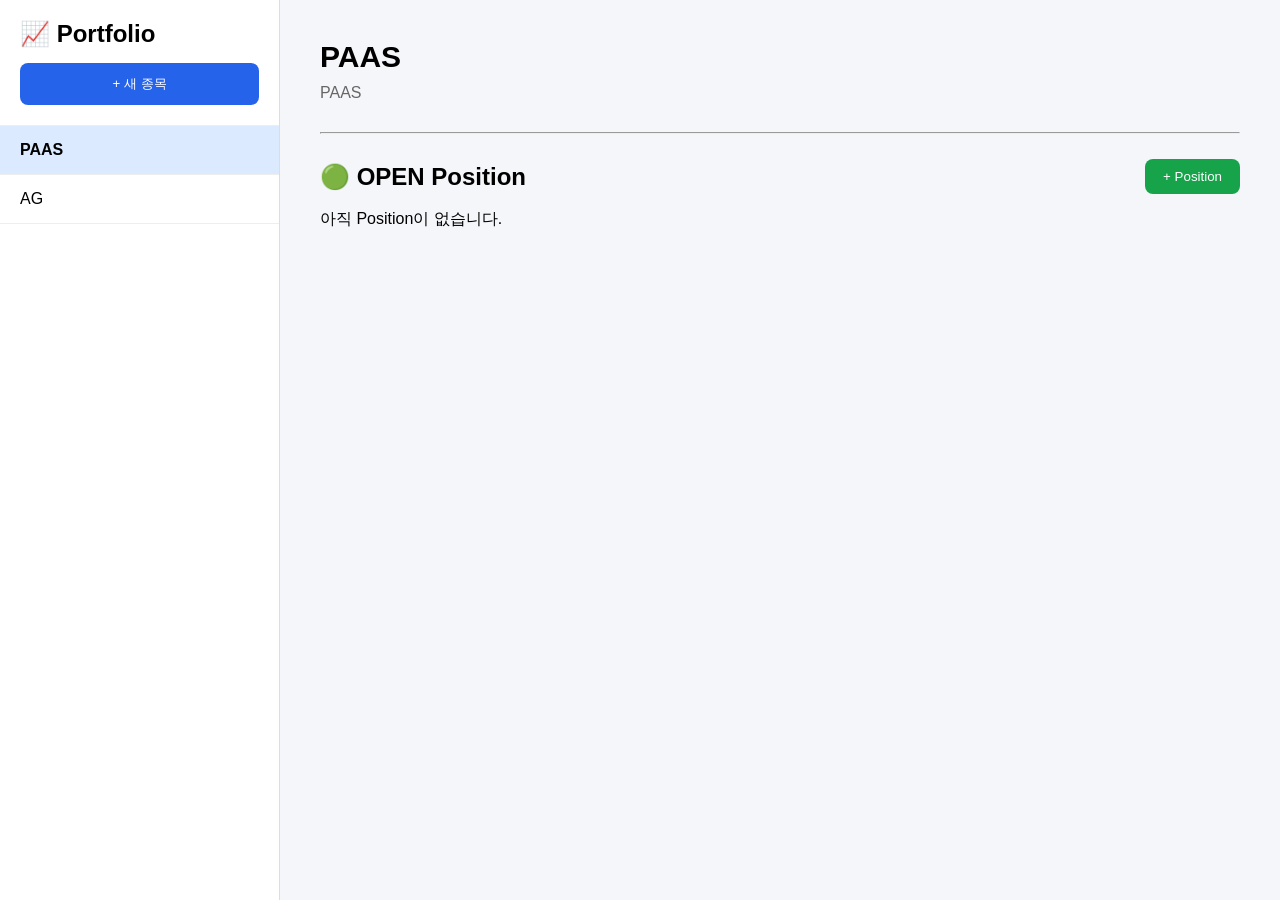
<file: project/pages/portfolio.html>
<!DOCTYPE html>
<html lang="ko">
<head>
<meta charset="UTF-8">
<meta name="viewport" content="width=device-width, initial-scale=1.0">
<title>Portfolio</title>

<style>
*{
    margin:0;
    padding:0;
    box-sizing:border-box;
    font-family:Arial,sans-serif;
}

body{
    background:#f5f6fa;
    height:100vh;
}

.layout{
    display:grid;
    grid-template-columns:280px 1fr;
    height:100vh;
}

.sidebar{
    background:#fff;
    border-right:1px solid #ddd;
    display:flex;
    flex-direction:column;
}

.header{
    padding:20px;
    border-bottom:1px solid #eee;
}

.header h2{
    margin-bottom:15px;
}

#addStockBtn{
    width:100%;
    padding:12px;
    background:#2563eb;
    color:#fff;
    border:none;
    border-radius:8px;
    cursor:pointer;
}

.stock-list{
    flex:1;
    overflow:auto;
}

.stock-item{
    padding:15px 20px;
    border-bottom:1px solid #eee;
    cursor:pointer;
    transition:.2s;
}

.stock-item:hover{
    background:#f3f4f6;
}

.stock-item.active{
    background:#dbeafe;
    font-weight:bold;
}

.content{
    padding:40px;
}

#stockTitle{
    font-size:30px;
    margin-bottom:10px;
}

#stockInfo{
    color:#666;
    margin-bottom:30px;
}

#stockForm{
    display:none;
    max-width:500px;
    background:#fff;
    border:1px solid #ddd;
    border-radius:10px;
    padding:25px;
}

#stockForm h3{
    margin-bottom:20px;
}

.form-group{
    margin-bottom:18px;
}

.form-group label{
    display:block;
    margin-bottom:6px;
    font-weight:bold;
}

.form-group input,
.form-group textarea{
    width:100%;
    padding:10px;
    border:1px solid #ccc;
    border-radius:6px;
}

textarea{
    resize:vertical;
}

#saveStockBtn{
    background:#2563eb;
    color:white;
    border:none;
    padding:12px 18px;
    border-radius:8px;
    cursor:pointer;
}
#addPositionBtn{

    padding:10px 18px;

    background:#16a34a;

    color:white;

    border:none;

    border-radius:8px;

    cursor:pointer;

}

.position-card{

    background:white;

    border:1px solid #ddd;

    border-radius:10px;

    padding:15px;

    margin-bottom:15px;

}

.position-title{

    font-size:18px;

    font-weight:bold;

    margin-bottom:8px;

}
</style>

</head>

<body>

<div class="layout">

    <aside class="sidebar">

        <div class="header">

            <h2>📈 Portfolio</h2>

            <button id="addStockBtn">
                + 새 종목
            </button>

        </div>

        <div class="stock-list" id="stockList">

            <div class="stock-item active">
                PAAS
            </div>

            <div class="stock-item">
                AG
            </div>

        </div>

    </aside>

    <main class="content">

        <h1 id="stockTitle">PAAS</h1>

        <div id="stockInfo">
            종목을 선택했습니다.
        </div>

        <hr style="margin:25px 0;">

<div id="positionSection">

    <div style="display:flex;justify-content:space-between;align-items:center;margin-bottom:15px;">

        <h2>🟢 OPEN Position</h2>

        <button id="addPositionBtn">
            + Position
        </button>

    </div>

    <div id="positionList">

    아직 Position이 없습니다.

</div>

<div id="positionForm" style="display:none; margin-top:25px;">

    <h3>새 Position</h3>

    <br>

    <label>매수가</label><br>
    <input id="buyPrice" type="number">

    <br><br>

    <label>수량</label><br>
    <input id="buyQty" type="number">

    <br><br>

    <label>날짜</label><br>
    <input id="buyDate" type="date">

    <br><br>

    <label>메모</label><br>
    <textarea id="buyMemo"></textarea>

    <br><br>

    <button id="savePositionBtn">

        저장

    </button>

</div>

</div>

        <div id="stockForm">

            <h3>새 종목 추가</h3>

            <div class="form-group">
                <label>종목명</label>
                <input id="stockName" type="text">
            </div>

            <div class="form-group">
                <label>심볼</label>
                <input id="stockSymbol" type="text">
            </div>

            <div class="form-group">
                <label>메모</label>
                <textarea id="stockMemo" rows="4"></textarea>
            </div>

            <button id="saveStockBtn">
                저장
            </button>

        </div>

    </main>

</div>

<script src="../js/portfolio.js"></script>
</body>
</html>
</file>
<file: css/style.css>
:root{
    --bg:#f5f7fb;
    --surface:#ffffff;
    --surface-soft:#f8fafc;
    --text:#172033;
    --muted:#64748b;
    --line:#dbe2ea;
    --primary:#2563eb;
    --primary-dark:#1d4ed8;
    --success:#15803d;
    --warning:#a16207;
    --danger:#dc2626;
    --shadow:0 18px 40px rgba(15,23,42,.10);
    --radius:18px;
}

.dark-mode{
    --bg:#0f172a;
    --surface:#162033;
    --surface-soft:#1e293b;
    --text:#f8fafc;
    --muted:#cbd5e1;
    --line:#334155;
    --shadow:0 18px 44px rgba(0,0,0,.32);
}

*{
    margin:0;
    padding:0;
    box-sizing:border-box;
    font-family:Pretendard, Arial, sans-serif;
}

html,
body{
    width:100%;
    height:100%;
    overflow:hidden;
    background:var(--bg);
    color:var(--text);
}

html.scroll-page{
    height:auto;
    min-height:100%;
    overflow:auto;
}

html.fixed-page{
    height:100%;
    overflow:hidden;
}

button,
input,
textarea{
    font:inherit;
}

button{
    cursor:pointer;
}

button:disabled{
    cursor:not-allowed;
    opacity:.7;
}

.layout{
    display:flex;
    width:100vw;
    height:100vh;
    background:var(--bg);
}

.sidebar{
    width:280px;
    background:linear-gradient(180deg,#111827 0%,#1e293b 100%);
    color:white;
    display:flex;
    flex-direction:column;
    flex-shrink:0;
    position:relative;
    transition:width .34s cubic-bezier(.2,.8,.2,1);
    overflow:hidden;
}

.sidebar-collapsed .app-sidebar{
    width:88px;
}

.logo{
    min-height:96px;
    padding:26px 20px;
    border-bottom:1px solid rgba(255,255,255,.08);
    display:flex;
    gap:14px;
    align-items:center;
}

.logo-mark{
    width:48px;
    height:48px;
    border-radius:16px;
    display:grid;
    place-items:center;
    background:linear-gradient(135deg,#e0f2fe,#93c5fd);
    color:#0f172a;
    font-weight:900;
    flex:none;
}

.logo h2{
    font-size:21px;
    font-weight:800;
    white-space:nowrap;
}

.logo span{
    color:#cbd5e1;
    font-size:14px;
}

.sidebar-collapsed .logo-text,
.sidebar-collapsed .menu-label{
    opacity:0;
    width:0;
    max-width:0;
    overflow:hidden;
    pointer-events:none;
}

.sidebar-collapsed .logo{
    justify-content:center;
    padding-left:14px;
    padding-right:14px;
}

.sidebar-collapsed nav{
    padding-left:14px;
    padding-right:14px;
}

.sidebar-collapsed .menu{
    justify-content:center;
    padding-left:0;
    padding-right:0;
}

.sidebar-toggle{
    position:absolute;
    top:108px;
    right:14px;
    width:42px;
    height:42px;
    border:none;
    border-radius:14px;
    color:white;
    background:rgba(255,255,255,.13);
    font-size:28px;
    line-height:1;
    transition:background .2s ease, transform .2s ease;
}

.sidebar-toggle:hover{
    background:rgba(255,255,255,.22);
}

nav{
    display:flex;
    flex-direction:column;
    padding:68px 16px 16px;
    gap:10px;
}

.menu,
.stock-card,
.sidebar-action{
    border:none;
    color:white;
    transition:background .2s ease, transform .2s ease, box-shadow .2s ease;
}

.menu{
    height:58px;
    min-height:58px;
    max-height:58px;
    display:flex;
    gap:12px;
    align-items:center;
    padding:0 16px;
    border-radius:16px;
    background:transparent;
    font-size:18px;
    font-weight:800;
    text-align:left;
    overflow:hidden;
    flex:none;
}

.menu-icon{
    width:34px;
    min-width:34px;
    max-width:34px;
    height:34px;
    min-height:34px;
    max-height:34px;
    border-radius:12px;
    display:grid;
    place-items:center;
    background:rgba(255,255,255,.12);
    flex:none;
    font-size:20px;
    line-height:1;
}

.menu-label{
    white-space:nowrap;
    overflow:hidden;
    text-overflow:clip;
    line-height:1;
}

.menu:hover{
    background:#334155;
}

.menu.active{
    background:linear-gradient(135deg,#2563eb,#1d4ed8);
    box-shadow:0 12px 24px rgba(37,99,235,.28);
}

.content{
    flex:1;
    min-width:0;
    background:var(--bg);
    padding:26px;
    overflow:auto;
    transition:padding .25s ease;
}

.app-content{
    padding:0;
}

#pageFrame{
    width:100%;
    height:100%;
    border:none;
    background:var(--bg);
}

.page-body{
    min-height:100%;
    background:var(--bg);
}

.calculator-body{
    height:auto;
    overflow:auto;
}

.portfolio-body{
    height:100vh;
    overflow:hidden;
}

.page-content{
    padding:30px;
}

.portfolio-layout{
    height:100vh;
    background:var(--bg);
}

.portfolio-sidebar{
    width:300px;
    background:linear-gradient(180deg,#172033 0%,#263449 100%);
}

.portfolio-sidebar .header{
    padding:24px 18px 16px;
    border-bottom:1px solid rgba(255,255,255,.08);
}

.portfolio-sidebar h2{
    margin-bottom:14px;
    font-size:24px;
}

.sidebar-action{
    width:100%;
    min-height:50px;
    padding:12px;
    border-radius:14px;
    background:#2563eb;
    font-weight:900;
    font-size:17px;
}

.stock-search-panel{
    margin:14px;
    padding:14px;
    border-radius:16px;
    background:rgba(255,255,255,.08);
}

.stock-filter{
    padding:14px;
    border-bottom:1px solid rgba(255,255,255,.08);
}

.stock-filter label{
    display:block;
    margin-bottom:8px;
    color:#cbd5e1;
    font-weight:900;
    font-size:14px;
}

.stock-filter input{
    width:100%;
    min-height:44px;
    padding:10px 12px;
    border:none;
    border-radius:14px;
    background:rgba(255,255,255,.12);
    color:white;
    font-weight:800;
}

.stock-filter input::placeholder{
    color:#cbd5e1;
}

.stock-search-panel label,
.stock-search-panel p{
    color:#e2e8f0;
    font-weight:800;
    margin-bottom:8px;
}

.stock-search-row{
    display:flex;
    gap:8px;
    align-items:stretch;
}

.stock-search-row input{
    min-width:0;
    flex:1 1 auto;
}

.stock-search-row input,
.manual-stock-fields input,
.manual-stock-fields textarea{
    width:100%;
    min-height:44px;
    padding:10px;
    border:1px solid rgba(255,255,255,.18);
    border-radius:12px;
    background:white;
    color:#172033;
}

.stock-search-row button,
.stock-result{
    border:none;
    border-radius:12px;
    padding:10px 12px;
    background:#e0f2fe;
    color:#0f172a;
    font-weight:900;
}

.stock-search-row button{
    flex:0 0 auto;
    min-width:86px;
    white-space:nowrap;
}

.stock-search-results{
    display:flex;
    flex-direction:column;
    gap:8px;
    margin:10px 0;
    max-height:360px;
    overflow:auto;
}

.modal-search-results{
    margin:14px 0;
}

.stock-result{
    text-align:left;
}

.stock-result span,
.stock-result small{
    display:block;
    margin-top:3px;
}

.manual-stock-fields{
    margin-top:12px;
}

.manual-stock-fields summary{
    min-height:46px;
    display:flex;
    align-items:center;
    padding:0 14px;
    border:1px solid var(--line);
    border-radius:12px;
    background:var(--surface-soft);
    color:var(--text);
    font-weight:900;
    cursor:pointer;
}

.manual-stock-body{
    display:flex;
    flex-direction:column;
    gap:8px;
    margin-top:10px;
}

.stock-list{
    display:flex;
    flex-direction:column;
    gap:8px;
    padding:14px;
}

.stock-row{
    position:relative;
    display:block;
}

.stock-row.dragging{
    opacity:.55;
}

.pin-stock-btn{
    position:absolute;
    right:12px;
    top:50%;
    transform:translateY(-50%);
    width:34px;
    height:34px;
    min-height:34px;
    border:none;
    border-radius:12px;
    background:rgba(255,255,255,.10);
    color:#dbeafe;
    font-weight:900;
    z-index:2;
    font-size:15px;
    opacity:.48;
}

.pin-stock-btn.pinned{
    opacity:1;
    background:rgba(250,204,21,.18);
    color:#fde68a;
}

.stock-card{
    width:100%;
    min-height:74px;
    padding:13px 54px 13px 16px;
    border:1px solid rgba(255,255,255,.10);
    border-radius:18px;
    background:rgba(255,255,255,.075);
    color:white;
    text-align:left;
    box-shadow:0 8px 20px rgba(0,0,0,.08);
    transition:background .2s ease, transform .2s ease, box-shadow .2s ease;
}

.stock-card strong{
    display:block;
    font-size:19px;
    font-weight:900;
}

.stock-card span{
    display:block;
    margin-top:4px;
    color:#cbd5e1;
    font-size:13px;
    overflow:hidden;
    text-overflow:ellipsis;
    white-space:nowrap;
}

.stock-card:hover,
.pin-stock-btn:hover{
    background:#334155;
}

.stock-card.active{
    background:linear-gradient(135deg,#dbeafe,#93c5fd);
    color:#0f172a;
    border-color:#bfdbfe;
    box-shadow:0 14px 28px rgba(147,197,253,.30);
}

.stock-card.active span{
    color:#1e3a8a;
}

.stock-card.active + .pin-stock-btn{
    background:rgba(30,58,138,.13);
    color:#1e3a8a;
}

.stock-divider{
    margin:8px 0 2px;
    padding-top:12px;
    border-top:1px solid rgba(255,255,255,.22);
    color:#cbd5e1;
    font-size:13px;
    font-weight:900;
}

.context-menu{
    position:fixed;
    z-index:2200;
    min-width:150px;
    padding:8px;
    border:1px solid var(--line);
    border-radius:14px;
    background:var(--surface);
    box-shadow:0 18px 44px rgba(0,0,0,.18);
}

.context-menu button{
    width:100%;
    min-height:42px;
    border:none;
    border-radius:10px;
    background:transparent;
    color:var(--text);
    font-weight:900;
    text-align:left;
    padding:0 12px;
}

.context-menu button + button{
    border-top:1px solid var(--line);
    border-radius:0 0 10px 10px;
    color:var(--danger);
}

.context-menu button:hover{
    background:var(--surface-soft);
}

.quote-connection-panel{
    display:flex;
    flex-direction:column;
    gap:6px;
    min-height:86px;
    padding:14px;
    border:1px solid var(--line);
    border-radius:14px;
    background:var(--surface-soft);
}

.quote-connection-panel strong{
    font-size:18px;
}

.quote-connection-panel span{
    font-weight:900;
}

.quote-connection-panel small{
    color:var(--muted);
    font-weight:900;
}

.portfolio-content{
    display:flex;
    flex-direction:column;
    gap:26px;
    overflow:auto;
}

.portfolio-header{
    display:flex;
    justify-content:space-between;
    gap:20px;
    align-items:stretch;
}

.eyebrow{
    color:var(--muted);
    font-size:15px;
    font-weight:900;
}

.portfolio-header h1{
    font-size:42px;
    margin:4px 0 8px;
}

.portfolio-header p{
    color:var(--muted);
    font-size:18px;
}

.price-panel{
    position:relative;
    min-width:330px;
    display:flex;
    justify-content:space-between;
    gap:20px;
    align-items:center;
    background:linear-gradient(135deg,var(--surface),var(--surface-soft));
    border:1px solid var(--line);
    border-radius:var(--radius);
    padding:20px;
    box-shadow:var(--shadow);
}

.price-panel label,
.form-group label,
.form-row label{
    display:block;
    margin-bottom:8px;
    font-weight:900;
    color:var(--muted);
}

.price-panel strong{
    display:block;
    font-size:30px;
}

.api-status{
    position:absolute;
    right:18px;
    top:14px;
    margin-top:0;
    font-size:15px;
    font-weight:900;
}

.status-ok{ color:var(--success); }
.status-wait{ color:var(--warning); }
.status-error{ color:var(--danger); }

.dashboard{
    display:grid;
    grid-template-columns:repeat(auto-fit,minmax(190px,1fr));
    gap:18px;
}

.dash-card{
    border:1px solid var(--line);
    border-radius:var(--radius);
    padding:22px;
    background:linear-gradient(135deg,var(--surface),var(--surface-soft));
    box-shadow:var(--shadow);
}

.dash-card div{
    color:var(--muted);
    font-weight:900;
    font-size:16px;
}

.dash-card strong{
    display:block;
    margin-top:12px;
    font-size:28px;
}

.panel,
.calculator-card,
.settings-card{
    background:linear-gradient(135deg,var(--surface),var(--surface-soft));
    border:1px solid var(--line);
    border-radius:var(--radius);
    padding:24px;
    box-shadow:var(--shadow);
}

.form-group{
    margin-bottom:16px;
}

.form-group input,
.form-group textarea,
.form-row input,
.form-row textarea,
.calculator-field input,
.select-input{
    width:100%;
    min-height:52px;
    padding:13px 14px;
    border:1px solid var(--line);
    border-radius:14px;
    font-size:18px;
    background:var(--surface);
    color:var(--text);
}

.section-title-row{
    display:flex;
    justify-content:space-between;
    gap:16px;
    align-items:center;
    margin-bottom:18px;
}

.section-title-row h2{
    font-size:28px;
}

.position-list{
    display:grid;
    grid-template-columns:repeat(auto-fit,minmax(320px,420px));
    gap:20px;
    align-items:start;
}

.position-group-title{
    grid-column:1 / -1;
    margin:8px 0 0;
    font-size:21px;
    color:var(--muted);
}

.empty-state{
    padding:18px;
    border:1px dashed var(--line);
    border-radius:16px;
    background:var(--surface-soft);
    color:var(--muted);
    text-align:center;
    font-weight:800;
}

.empty-state.small{
    padding:12px;
    font-size:14px;
}

.empty-inline{
    color:var(--muted);
    font-weight:800;
}

.position-card{
    background:
        linear-gradient(135deg,rgba(255,255,255,.92),rgba(239,246,255,.92)),
        var(--surface);
    border:1px solid var(--line);
    border-radius:24px;
    padding:24px;
    box-shadow:0 18px 42px rgba(15,23,42,.12);
}

.dark-mode .position-card{
    background:linear-gradient(135deg,#172033,#1e293b);
}

.position-title{
    display:flex;
    justify-content:space-between;
    gap:14px;
    align-items:flex-start;
    margin-bottom:20px;
}

.position-title strong{
    display:block;
    font-size:30px;
}

.position-kicker{
    color:var(--muted);
    font-weight:900;
}

.status-badge{
    display:inline-flex;
    align-items:center;
    min-height:34px;
    padding:6px 12px;
    border-radius:999px;
    font-size:15px;
    color:white;
    font-weight:900;
}

.status-open{ background:#15803d; }
.status-partial{ background:#a16207; }
.status-closed{ background:#475569; }

.position-grid{
    display:grid;
    grid-template-columns:1fr;
    gap:10px;
    margin-bottom:16px;
}

.info-item{
    display:flex;
    justify-content:space-between;
    gap:12px;
    align-items:center;
    padding:12px 0;
    border-bottom:1px solid var(--line);
}

.info-item.highlight{
    padding:14px;
    border:1px solid var(--line);
    border-radius:16px;
    background:rgba(37,99,235,.08);
}

.info-label{
    color:var(--muted);
    font-size:16px;
    font-weight:900;
}

.info-value{
    font-weight:900;
    font-size:19px;
    text-align:right;
}

.position-more{
    margin-top:8px;
}

.position-more summary{
    min-height:46px;
    display:flex;
    align-items:center;
    padding:0 14px;
    border-radius:14px;
    background:var(--surface-soft);
    color:var(--text);
    font-weight:900;
    cursor:pointer;
}

.position-more-body{
    padding-top:12px;
}

.position-memo{
    margin:12px 0;
    padding:14px;
    border-radius:16px;
    background:var(--surface-soft);
    color:var(--text);
    white-space:pre-wrap;
}

.tag-list{
    display:flex;
    justify-content:space-between;
    gap:12px;
    padding:12px 0;
}

.tag-chip{
    display:inline-flex;
    padding:5px 9px;
    border-radius:999px;
    background:#dbeafe;
    color:#1e3a8a;
    font-weight:900;
}

.position-actions,
.trade-actions{
    display:flex;
    flex-wrap:wrap;
    gap:10px;
    margin-top:18px;
}

.position-actions button,
.trade-actions button,
.btn-primary,
.btn-secondary,
.table-action{
    min-height:50px;
    border:none;
    border-radius:14px;
    padding:12px 18px;
    font-size:17px;
    font-weight:900;
}

.sellBtn{
    background:#15803d;
    color:white;
}

.editPositionBtn,
.editTradeBtn,
.btn-primary{
    background:#2563eb;
    color:white;
}

.clonePositionBtn{
    background:#7c3aed;
    color:white;
}

.deletePositionBtn,
.deleteTradeBtn{
    background:#dc2626;
    color:white;
}

.btn-secondary{
    background:#e5e7eb;
    color:#172033;
}

.trade-list{
    margin-top:14px;
    padding-top:8px;
    border-top:1px solid var(--line);
}

.trade-item{
    display:flex;
    justify-content:space-between;
    gap:16px;
    align-items:center;
    padding:14px 0;
    border-bottom:1px solid var(--line);
}

.trade-item span{
    display:inline-block;
    margin:4px 12px 4px 0;
    color:var(--muted);
}

.modal{
    position:fixed;
    inset:0;
    background:rgba(15,23,42,.56);
    display:none;
    justify-content:center;
    align-items:center;
    z-index:1000;
    padding:20px;
}

.modal-content{
    width:540px;
    max-width:100%;
    background:var(--surface);
    border-radius:24px;
    padding:26px;
    box-shadow:0 24px 70px rgba(0,0,0,.32);
}

.stock-modal-content{
    width:720px;
}

.modal-content h2{
    margin-bottom:20px;
}

.form-row{
    margin-bottom:18px;
}

.button-row{
    display:flex;
    justify-content:flex-end;
    gap:10px;
    margin-top:20px;
}

.button-row.compact{
    margin-top:4px;
}

.calculator-page{
    min-height:100vh;
    padding:30px;
    display:flex;
    justify-content:center;
}

.calculator-shell{
    width:100%;
    max-width:820px;
    display:flex;
    flex-direction:column;
    gap:20px;
}

.calculator-header h1,
.settings-hero h1{
    font-size:36px;
    margin-bottom:8px;
}

.calculator-header p,
.settings-hero p,
.helper-text,
.settings-card p{
    color:var(--muted);
    font-size:17px;
}

.calculator-card h2,
.settings-card h2{
    font-size:24px;
    margin-bottom:16px;
}

.calculator-grid,
.settings-grid{
    display:grid;
    grid-template-columns:repeat(2,minmax(0,1fr));
    gap:18px;
}

.calculator-field{
    display:flex;
    flex-direction:column;
    gap:8px;
}

.calculator-field label{
    color:var(--muted);
    font-weight:900;
}

.percent-input-wrap{
    position:relative;
}

.money-input-wrap{
    position:relative;
}

.money-input-wrap input{
    padding-left:44px;
}

.currency-prefix{
    position:absolute;
    left:16px;
    top:50%;
    transform:translateY(-50%);
    z-index:1;
    color:var(--muted);
    font-weight:900;
    pointer-events:none;
}

.percent-input-wrap input{
    padding-right:42px;
}

.percent-input-wrap::after{
    content:"%";
    position:absolute;
    right:16px;
    top:50%;
    transform:translateY(-50%);
    color:var(--muted);
    font-weight:900;
}

.segmented-control{
    display:grid;
    grid-template-columns:1fr 1fr;
    gap:8px;
    padding:8px;
    background:var(--surface-soft);
    border-radius:16px;
}

.segmented-control button,
.sign-control button{
    min-height:50px;
    border:none;
    border-radius:14px;
    font-weight:900;
    background:transparent;
    color:var(--muted);
}

.segmented-control button.active{
    background:#2563eb;
    color:white;
}

.sign-control{
    display:grid;
    grid-template-columns:54px 1fr;
    gap:10px;
}

.sign-control button{
    background:#15803d;
    color:white;
}

.sign-control button.positive{
    background:#dc2626;
}

.option-line,
.switch-row{
    display:flex;
    gap:12px;
    align-items:center;
    margin-top:14px;
    font-weight:900;
}

.switch-row{
    justify-content:space-between;
}

.switch-row small{
    display:block;
    color:var(--muted);
    margin-top:4px;
}

.switch-row input{
    width:28px;
    height:28px;
}

.calculator-actions,
.settings-actions{
    display:flex;
    gap:12px;
    flex-wrap:wrap;
    margin-top:18px;
    align-items:center;
}

.target-table,
.history-table{
    width:100%;
    border-collapse:collapse;
    font-size:16px;
}

.target-table th,
.target-table td,
.history-table th,
.history-table td{
    padding:13px 8px;
    border-bottom:1px solid var(--line);
    text-align:center;
}

.buy-text{
    color:#2563eb;
    font-weight:900;
}

.sell-text{
    color:#dc2626;
    font-weight:900;
}

.danger-link{
    border:none;
    background:none;
    color:#dc2626;
    font-weight:900;
    font-size:16px;
}

.settings-hero{
    margin-bottom:22px;
}

.save-state{
    color:var(--success);
    font-weight:900;
}

.visually-hidden{
    position:absolute;
    width:1px;
    height:1px;
    overflow:hidden;
    clip:rect(0 0 0 0);
}

.app-toast{
    position:fixed;
    right:24px;
    bottom:24px;
    z-index:2000;
    min-width:190px;
    padding:14px 18px;
    border-radius:16px;
    background:#172033;
    color:white;
    font-weight:900;
    box-shadow:0 18px 40px rgba(0,0,0,.24);
    opacity:0;
    transform:translateY(14px);
    pointer-events:none;
    transition:opacity .22s ease, transform .22s ease;
}

.app-toast.show{
    opacity:1;
    transform:translateY(0);
}

@media (max-width: 900px){
    .layout{
        flex-direction:column;
    }

    .sidebar,
    .portfolio-sidebar{
        width:100%;
        height:auto;
    }

    .sidebar-collapsed .app-sidebar{
        width:100%;
    }

    .logo{
        min-height:74px;
    }

    .sidebar-toggle{
        top:18px;
    }

    nav,
    .stock-list{
        flex-direction:row;
        overflow:auto;
        padding:14px;
    }

    .stock-row{
        min-width:170px;
    }

    .content{
        padding:18px;
    }

    .portfolio-header,
    .trade-item{
        flex-direction:column;
        align-items:stretch;
    }

    .price-panel{
        min-width:0;
        flex-direction:column;
        align-items:stretch;
    }

    .position-list{
        grid-template-columns:1fr;
    }

    .calculator-grid,
    .settings-grid{
        grid-template-columns:1fr;
    }
}
</file>
<file: project/css/style.css>
*{
    margin:0;
    padding:0;
    box-sizing:border-box;
    font-family:Pretendard,sans-serif;
}

html,
body{
    width:100%;
    height:100%;
    overflow:hidden;
    background:#f5f6f8;
}

.layout{
    display:flex;
    width:100vw;
    height:100vh;
}

/* ==========================
   Sidebar
========================== */

.sidebar{
    width:250px;
    background:#1e293b;
    color:white;
    display:flex;
    flex-direction:column;
    flex-shrink:0;
}

.logo{
    padding:30px 20px;
    border-bottom:1px solid rgba(255,255,255,.08);

    display:flex;
    gap:15px;
    align-items:center;

    font-size:30px;
}

.logo h2{
    font-size:20px;
    font-weight:700;
}

.logo span{
    color:#94a3b8;
    font-size:13px;
}

nav{
    display:flex;
    flex-direction:column;
    padding:15px;
    gap:8px;
}

.menu{

    border:none;
    background:none;

    color:white;

    padding:15px;

    border-radius:12px;

    text-align:left;

    cursor:pointer;

    font-size:16px;

    transition:.2s;
}

.menu:hover{

    background:#334155;

}

.menu.active{

    background:#3b82f6;

}

/* ==========================
   Main
========================== */

.content{

    flex:1;

    background:white;

}

#pageFrame{

    width:100%;

    height:100%;

    border:none;

    background:white;

}

#positionForm{

    background:white;

    padding:20px;

    border:1px solid #ddd;

    border-radius:10px;

    margin-top:20px;

}

#positionForm input,
#positionForm textarea{

    width:100%;

    padding:10px;

}

#savePositionBtn{

    padding:12px 20px;

    background:#2563eb;

    color:white;

    border:none;

    border-radius:8px;

    cursor:pointer;

}

.trade-item{

    padding:8px 0;

    border-bottom:1px solid #eee;

    font-size:14px;

}

.position-card{

    transition:.2s;

}

.position-card:hover{

    transform:translateY(-2px);

    box-shadow:0 8px 18px rgba(0,0,0,.12);

}
</file>
